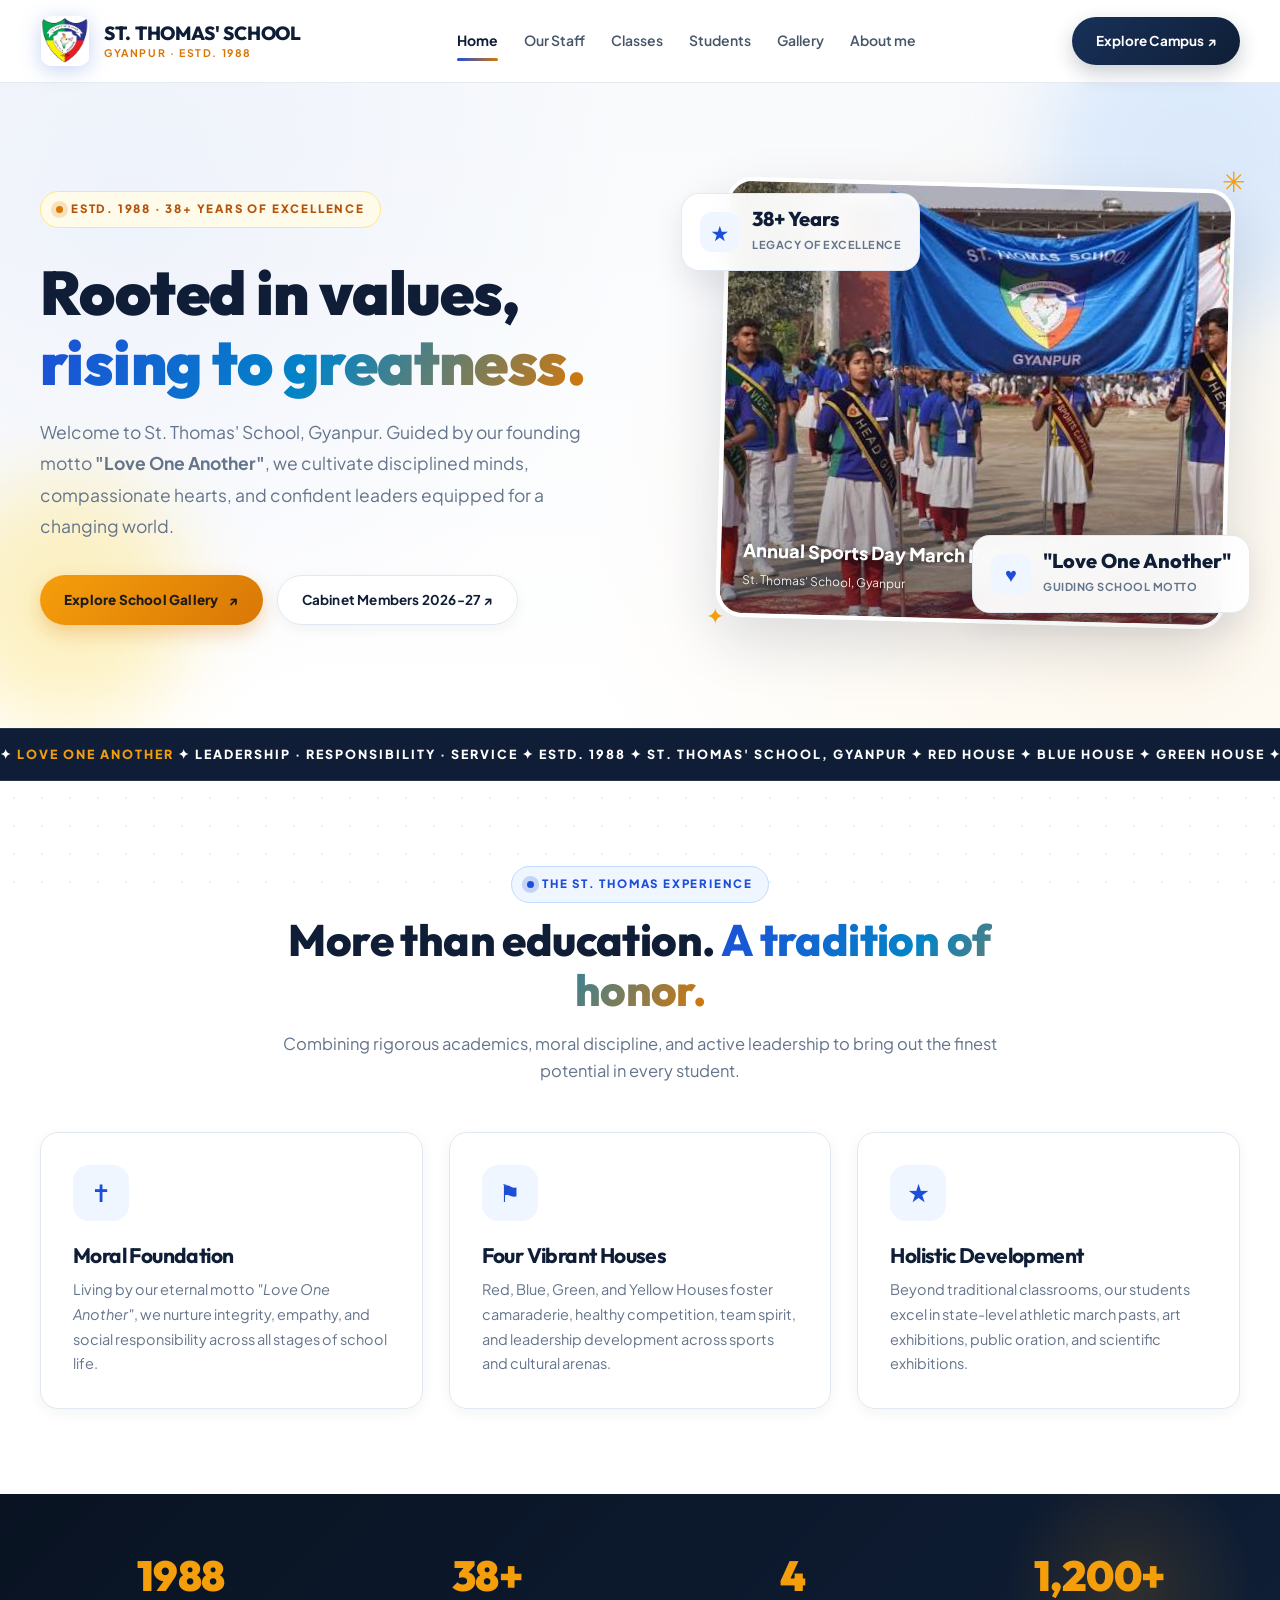
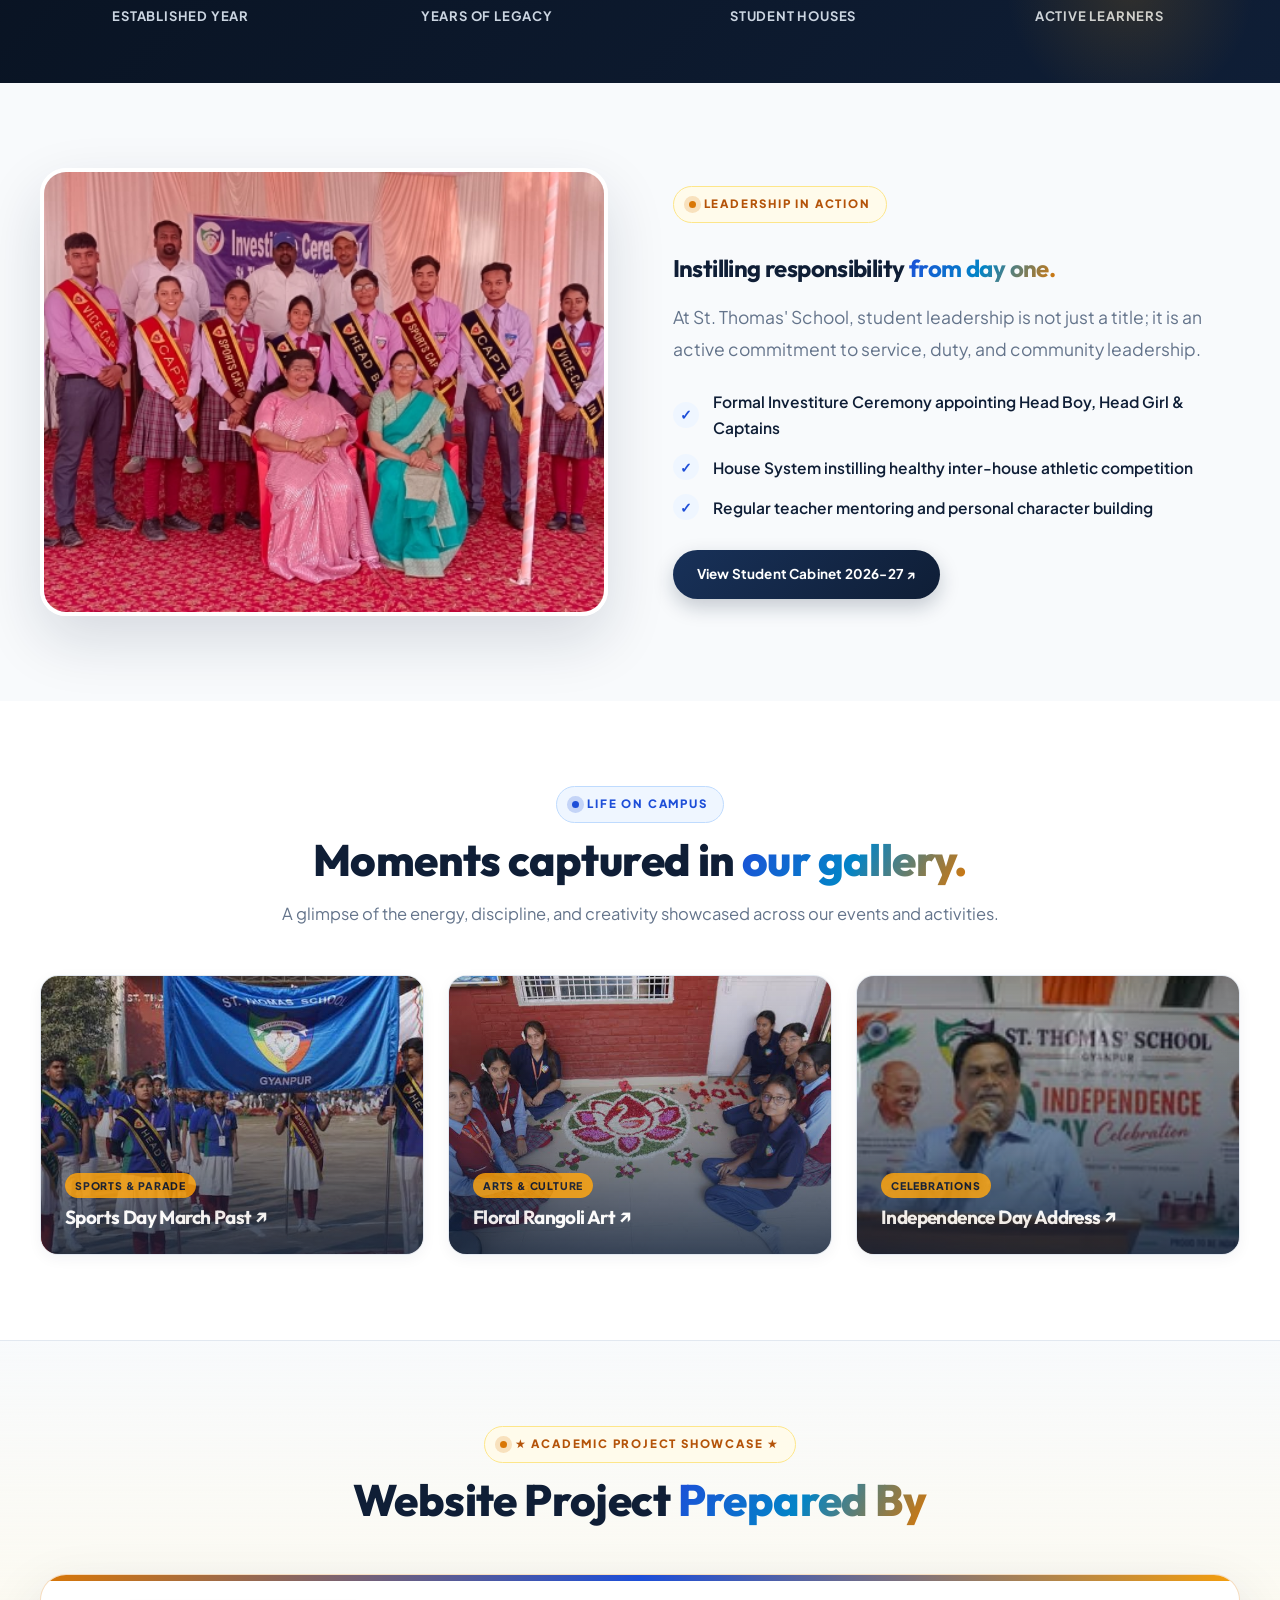
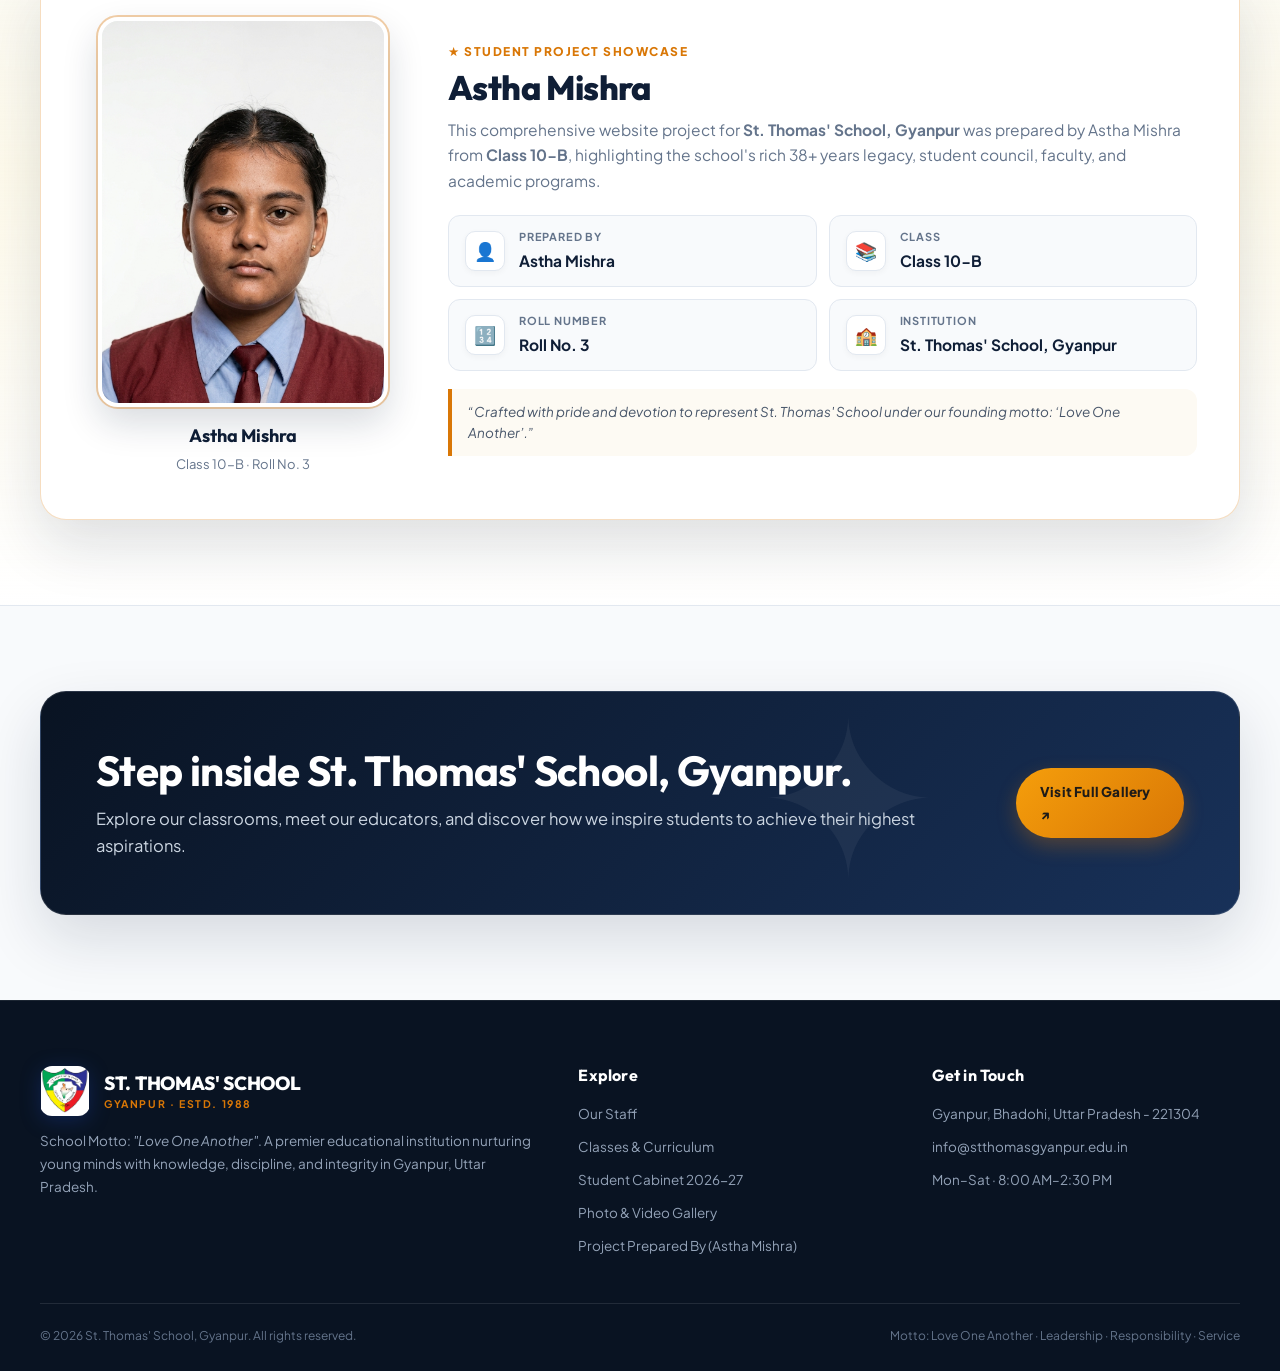
<file: index.html>
<!DOCTYPE html>
<html lang="en">

<head>
  <meta charset="UTF-8">
  <meta name="viewport" content="width=device-width, initial-scale=1.0">
  <meta name="description"
    content="St. Thomas' School, Gyanpur (Estd. 1988) - Love One Another. Nurturing future leaders through academic excellence, character building, and holistic education.">
  <title>Home | St. Thomas' School, Gyanpur</title>
  <link rel="preconnect" href="https://fonts.googleapis.com">
  <link rel="preconnect" href="https://fonts.gstatic.com" crossorigin>
  <link rel="icon" type="image/png" href="assets/logo.png">
  <link rel="stylesheet" href="css/style.css">
  <style>
    /* Internal CSS animation example required for school assignment */
    .hero h1 {
      animation: heroTitle 0.95s 0.15s cubic-bezier(0.16, 1, 0.3, 1) both;
    }

    @keyframes heroTitle {
      from {
        opacity: 0;
        transform: translateY(34px);
        filter: blur(6px);
      }

      to {
        opacity: 1;
        transform: translateY(0);
        filter: blur(0);
      }
    }

    .hero .lead {
      animation: fadeIn 1.1s 0.35s both;
    }
  </style>
</head>

<body>

  <header class="site-header">
    <div class="container nav-wrap">
      <a class="brand" href="index.html">
        <img src="assets/logo.png" alt="St. Thomas' School Logo" class="brand-logo-img">
        <div class="brand-title-wrap">
          <span class="brand-title">ST. THOMAS' SCHOOL</span>
          <span class="brand-subtitle">GYANPUR · ESTD. 1988</span>
        </div>
      </a>
      <button class="menu-toggle" aria-label="Open navigation"
        onclick="document.querySelector('.nav-links').classList.toggle('open')">☰</button>
      <nav class="nav-links">
        <a class="active" href="index.html">Home</a>
        <a href="staff.html">Our Staff</a>
        <a href="classes.html">Classes</a>
        <a href="students.html">Students</a>
        <a href="gallery.html">Gallery</a>
        <a href="#prepared-by">About me</a>
      </nav>
      <a class="nav-cta" href="gallery.html">Explore Campus ↗</a>
    </div>
  </header>

  <main>
    <!-- Hero Section -->
    <section class="hero">
      <div class="blob b1"></div>
      <div class="blob b2"></div>
      <div class="container hero-grid">
        <div class="reveal">
          <span class="eyebrow gold-pill">ESTD. 1988 · 38+ YEARS OF EXCELLENCE</span>
          <h1>Rooted in values, <span class="gradient-text">rising to greatness.</span></h1>
          <p class="lead">Welcome to St. Thomas' School, Gyanpur. Guided by our founding motto <strong>"Love One
              Another"</strong>, we cultivate disciplined minds, compassionate hearts, and confident leaders equipped
            for a changing world.</p>
          <div class="hero-actions">
            <a class="button gold" href="gallery.html">Explore School Gallery <span>↗</span></a>
            <a class="button secondary" href="students.html">Cabinet Members 2026-27 ↗</a>
          </div>
        </div>
        <div class="hero-visual">
          <div class="hero-photo-wrap">
            <img src="assets/images (1).jpg" alt="Students of St. Thomas School marching with school flag">
            <div class="hero-badge-overlay">
              <strong>Annual Sports Day March Past</strong>
              <span>St. Thomas' School, Gyanpur</span>
            </div>
          </div>
          <div class="float-card one">
            <div class="icon-chip">★</div>
            <div>
              <strong>38+ Years</strong>
              <span>Legacy of Excellence</span>
            </div>
          </div>
          <div class="float-card two">
            <div class="icon-chip">♥</div>
            <div>
              <strong>"Love One Another"</strong>
              <span>Guiding School Motto</span>
            </div>
          </div>
          <span class="spark s1">✳</span>
          <span class="spark s2">✦</span>
        </div>
      </div>
    </section>

    <!-- Marquee Ticker -->
    <div class="marquee">
      <div class="marquee-track">
        ✦ <span class="marquee-highlight">LOVE ONE ANOTHER</span> ✦ LEADERSHIP · RESPONSIBILITY · SERVICE ✦ ESTD. 1988 ✦
        ST. THOMAS' SCHOOL, GYANPUR ✦ RED HOUSE ✦ BLUE HOUSE ✦ GREEN HOUSE ✦ YELLOW HOUSE ✦ ✦ <span
          class="marquee-highlight">LOVE ONE ANOTHER</span> ✦ LEADERSHIP · RESPONSIBILITY · SERVICE ✦ ESTD. 1988 ✦ ST.
        THOMAS' SCHOOL, GYANPUR ✦ RED HOUSE ✦ BLUE HOUSE ✦ GREEN HOUSE ✦ YELLOW HOUSE ✦
      </div>
    </div>

    <!-- Core Pillars -->
    <section class="section">
      <div class="container">
        <div class="section-head">
          <span class="eyebrow">The St. Thomas Experience</span>
          <h2>More than education. <span class="gradient-text">A tradition of honor.</span></h2>
          <p>Combining rigorous academics, moral discipline, and active leadership to bring out the finest potential in
            every student.</p>
        </div>
        <div class="grid-3">
          <article class="feature-card delay-1">
            <div class="feature-icon">✝</div>
            <h3>Moral Foundation</h3>
            <p>Living by our eternal motto <em>"Love One Another"</em>, we nurture integrity, empathy, and social
              responsibility across all stages of school life.</p>
          </article>
          <article class="feature-card delay-2">
            <div class="feature-icon">⚑</div>
            <h3>Four Vibrant Houses</h3>
            <p>Red, Blue, Green, and Yellow Houses foster camaraderie, healthy competition, team spirit, and leadership
              development across sports and cultural arenas.</p>
          </article>
          <article class="feature-card delay-3">
            <div class="feature-icon">★</div>
            <h3>Holistic Development</h3>
            <p>Beyond traditional classrooms, our students excel in state-level athletic march pasts, art exhibitions,
              public oration, and scientific exhibitions.</p>
          </article>
        </div>
      </div>
    </section>

    <!-- Key Statistics Band -->
    <section class="stats-band">
      <div class="container stats-grid">
        <div class="stat">
          <strong>1988</strong>
          <span>Established Year</span>
        </div>
        <div class="stat">
          <strong>38+</strong>
          <span>Years of Legacy</span>
        </div>
        <div class="stat">
          <strong>4</strong>
          <span>Student Houses</span>
        </div>
        <div class="stat">
          <strong>1,200+</strong>
          <span>Active Learners</span>
        </div>
      </div>
    </section>

    <!-- Split Highlight Section -->
    <section class="section soft">
      <div class="container split">
        <div class="split-image">
          <img src="assets/WhatsApp_Image_2023-06-30_at_10.18.55.jpeg" alt="Investiture Ceremony at St. Thomas' School">
        </div>
        <div>
          <span class="eyebrow gold-pill">Leadership in Action</span>
          <h2>Instilling responsibility <span class="gradient-text">from day one.</span></h2>
          <p class="lead">At St. Thomas' School, student leadership is not just a title; it is an active commitment to
            service, duty, and community leadership.</p>
          <ul class="check-list">
            <li>Formal Investiture Ceremony appointing Head Boy, Head Girl & Captains</li>
            <li>House System instilling healthy inter-house athletic competition</li>
            <li>Regular teacher mentoring and personal character building</li>
          </ul>
          <a class="button" href="students.html">View Student Cabinet 2026-27 ↗</a>
        </div>
      </div>
    </section>

    <!-- Gallery Highlights Preview -->
    <section class="section">
      <div class="container">
        <div class="section-head">
          <span class="eyebrow">Life on Campus</span>
          <h2>Moments captured in <span class="gradient-text">our gallery.</span></h2>
          <p>A glimpse of the energy, discipline, and creativity showcased across our events and activities.</p>
        </div>
        <div class="gallery-grid">
          <a class="gallery-card" href="gallery.html">
            <img src="assets/images (1).jpg" alt="Annual Sports Day March Past">
            <div class="gallery-overlay">
              <span class="gallery-badge">Sports & Parade</span>
              <h3>Sports Day March Past ↗</h3>
            </div>
          </a>
          <a class="gallery-card" href="gallery.html">
            <img src="assets/images (3).jpg" alt="Inter-House Floral Rangoli Competition">
            <div class="gallery-overlay">
              <span class="gallery-badge">Arts & Culture</span>
              <h3>Floral Rangoli Art ↗</h3>
            </div>
          </a>
          <a class="gallery-card" href="gallery.html">
            <img src="assets/774727018_1046843444981224_6042588518703513516_n.jpg" alt="Independence Day Celebration">
            <div class="gallery-overlay">
              <span class="gallery-badge">Celebrations</span>
              <h3>Independence Day Address ↗</h3>
            </div>
          </a>
        </div>
      </div>
    </section>

    <!-- Project Prepared By Section -->
    <section class="section project-credit-section" id="prepared-by">
      <div class="container">
        <div class="section-head">
          <span class="eyebrow gold-pill">★ ACADEMIC PROJECT SHOWCASE ★</span>
          <h2>Website Project <span class="gradient-text">Prepared By</span></h2>

        </div>

        <div class="project-credit-card">
          <!-- Student Photo Column -->
          <div class="credit-photo-col">
            <div class="credit-photo-frame">
              <img src="assets/astha-mishra.webp" alt="Astha Mishra - Project Creator" class="credit-avatar">
            </div>
            <div class="credit-photo-caption">
              <strong>Astha Mishra</strong>
              <span>Class 10-B · Roll No. 3</span>
            </div>
          </div>

          <!-- Student Information Column -->
          <div class="credit-info-col">
            <div>
              <span class="credit-kicker">★ STUDENT PROJECT SHOWCASE</span>
              <h3 class="credit-title">Astha Mishra</h3>
              <p class="credit-lead">This comprehensive website project for <strong>St. Thomas' School, Gyanpur</strong>
                was prepared by Astha Mishra from <strong>Class 10-B</strong>, highlighting the school's rich 38+ years
                legacy, student council, faculty, and academic programs.</p>
            </div>

            <div class="credit-details-grid">
              <div class="credit-meta-card">
                <div class="credit-meta-icon">👤</div>
                <div>
                  <span class="meta-label">Prepared By</span>
                  <span class="meta-value">Astha Mishra</span>
                </div>
              </div>

              <div class="credit-meta-card">
                <div class="credit-meta-icon">📚</div>
                <div>
                  <span class="meta-label">Class</span>
                  <span class="meta-value">Class 10-B</span>
                </div>
              </div>

              <div class="credit-meta-card">
                <div class="credit-meta-icon">🔢</div>
                <div>
                  <span class="meta-label">Roll Number</span>
                  <span class="meta-value">Roll No. 3</span>
                </div>
              </div>

              <div class="credit-meta-card">
                <div class="credit-meta-icon">🏫</div>
                <div>
                  <span class="meta-label">Institution</span>
                  <span class="meta-value">St. Thomas' School, Gyanpur</span>
                </div>
              </div>
            </div>

            <div class="credit-quote">
              <p>“Crafted with pride and devotion to represent St. Thomas' School under our founding motto: <em>‘Love
                  One Another’</em>.”</p>
            </div>
          </div>
        </div>
      </div>
    </section>

    <!-- Call to Action Banner -->
    <section class="section soft">
      <div class="container">
        <div class="cta-panel">
          <div>
            <h2>Step inside St. Thomas' School, Gyanpur.</h2>
            <p>Explore our classrooms, meet our educators, and discover how we inspire students to achieve their highest
              aspirations.</p>
          </div>
          <a class="button gold" href="gallery.html">Visit Full Gallery ↗</a>
        </div>
      </div>
    </section>
  </main>

  <footer class="site-footer">
    <div class="container">
      <div class="footer-grid">
        <div>
          <a class="brand" href="index.html">
            <img src="assets/logo.png" alt="St. Thomas' School Logo" class="brand-logo-img">
            <div class="brand-title-wrap">
              <span class="brand-title">ST. THOMAS' SCHOOL</span>
              <span class="brand-subtitle">GYANPUR · ESTD. 1988</span>
            </div>
          </a>
          <p style="margin-top:14px">School Motto: <em>"Love One Another"</em>. A premier educational institution
            nurturing young minds with knowledge, discipline, and integrity in Gyanpur, Uttar Pradesh.</p>
        </div>
        <div>
          <h3>Explore</h3>
          <div class="footer-links">
            <a href="staff.html">Our Staff</a>
            <a href="classes.html">Classes & Curriculum</a>
            <a href="students.html">Student Cabinet 2026-27</a>
            <a href="gallery.html">Photo & Video Gallery</a>
            <a href="#prepared-by">Project Prepared By (Astha Mishra)</a>
          </div>
        </div>
        <div>
          <h3>Get in Touch</h3>
          <div class="footer-links">
            <a href="#">Gyanpur, Bhadohi, Uttar Pradesh - 221304</a>
            <a href="mailto:info@stthomasgyanpur.edu.in">info@stthomasgyanpur.edu.in</a>
            <a href="#">Mon–Sat · 8:00 AM–2:30 PM</a>
          </div>
        </div>
      </div>
      <div class="footer-bottom">
        <span>© 2026 St. Thomas' School, Gyanpur. All rights reserved.</span>
        <span>Motto: Love One Another · Leadership · Responsibility · Service</span>
      </div>
    </div>
  </footer>

</body>

</html>
</file>
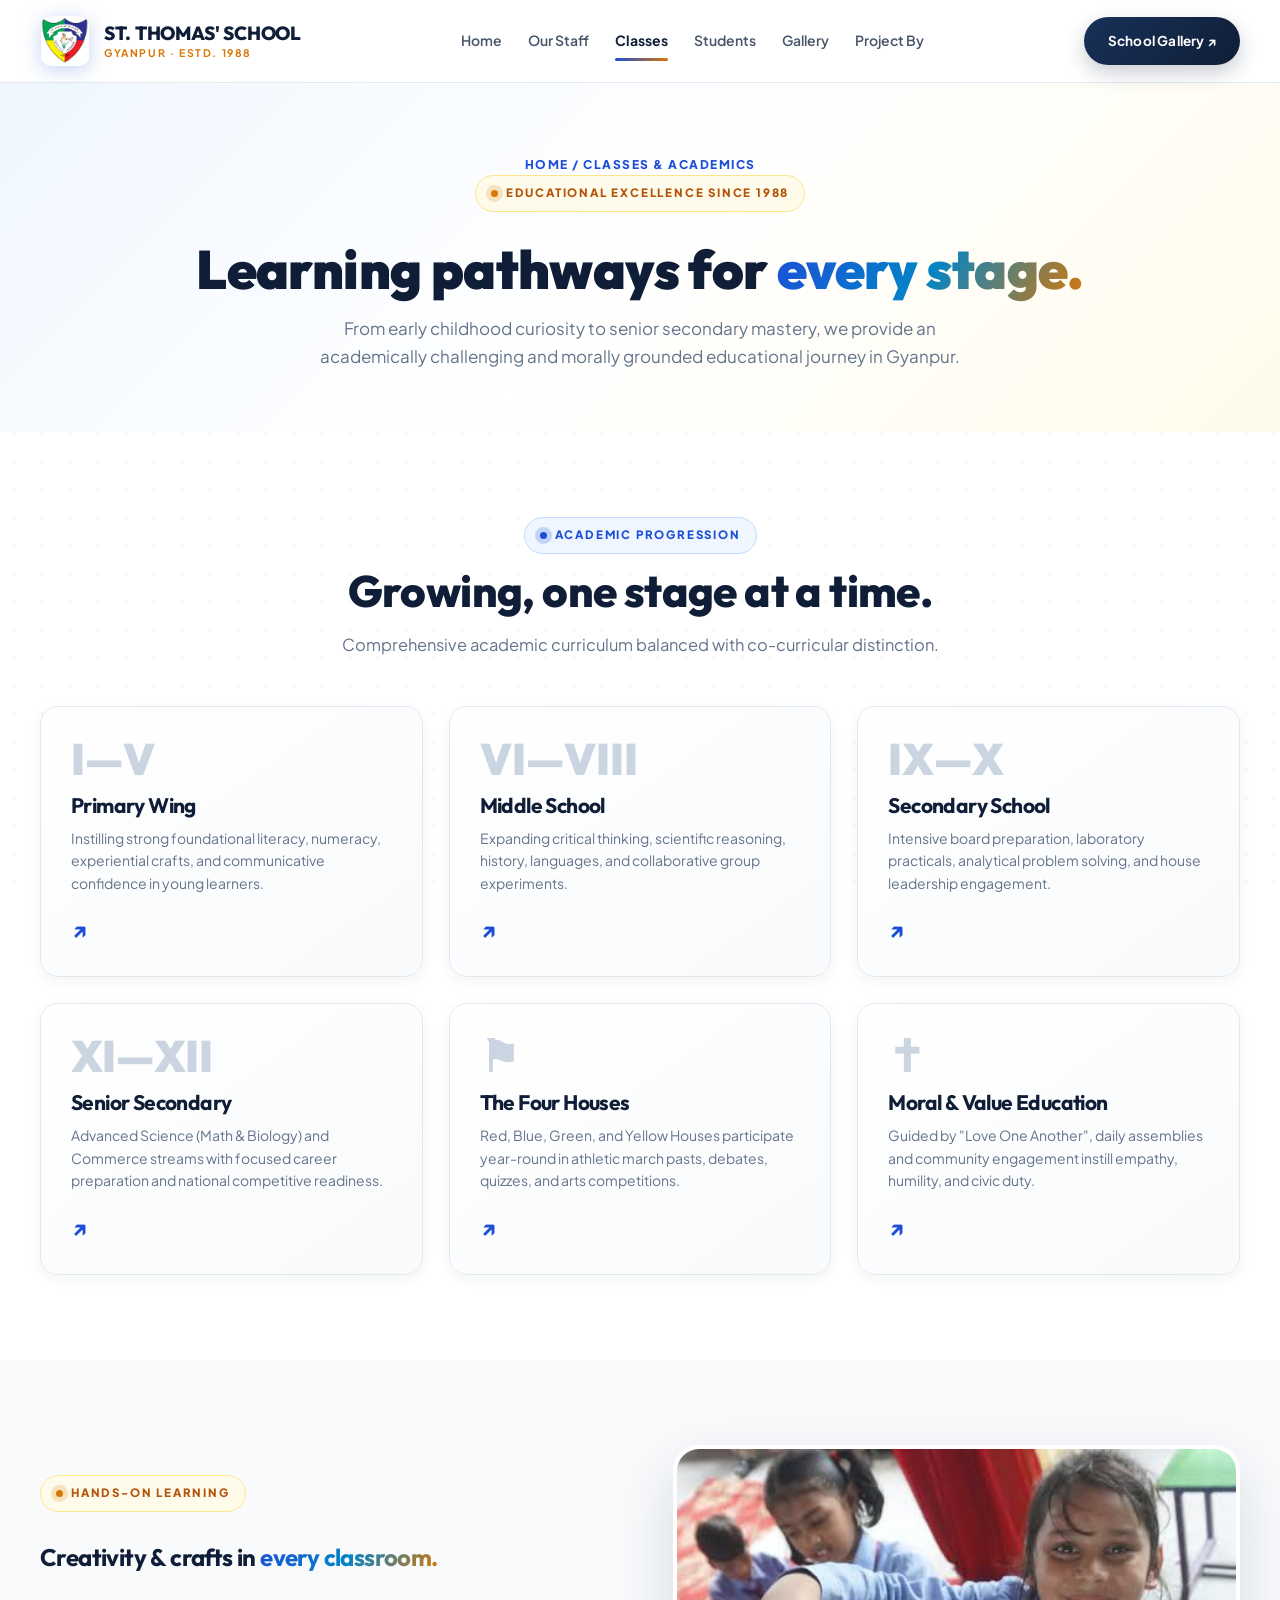
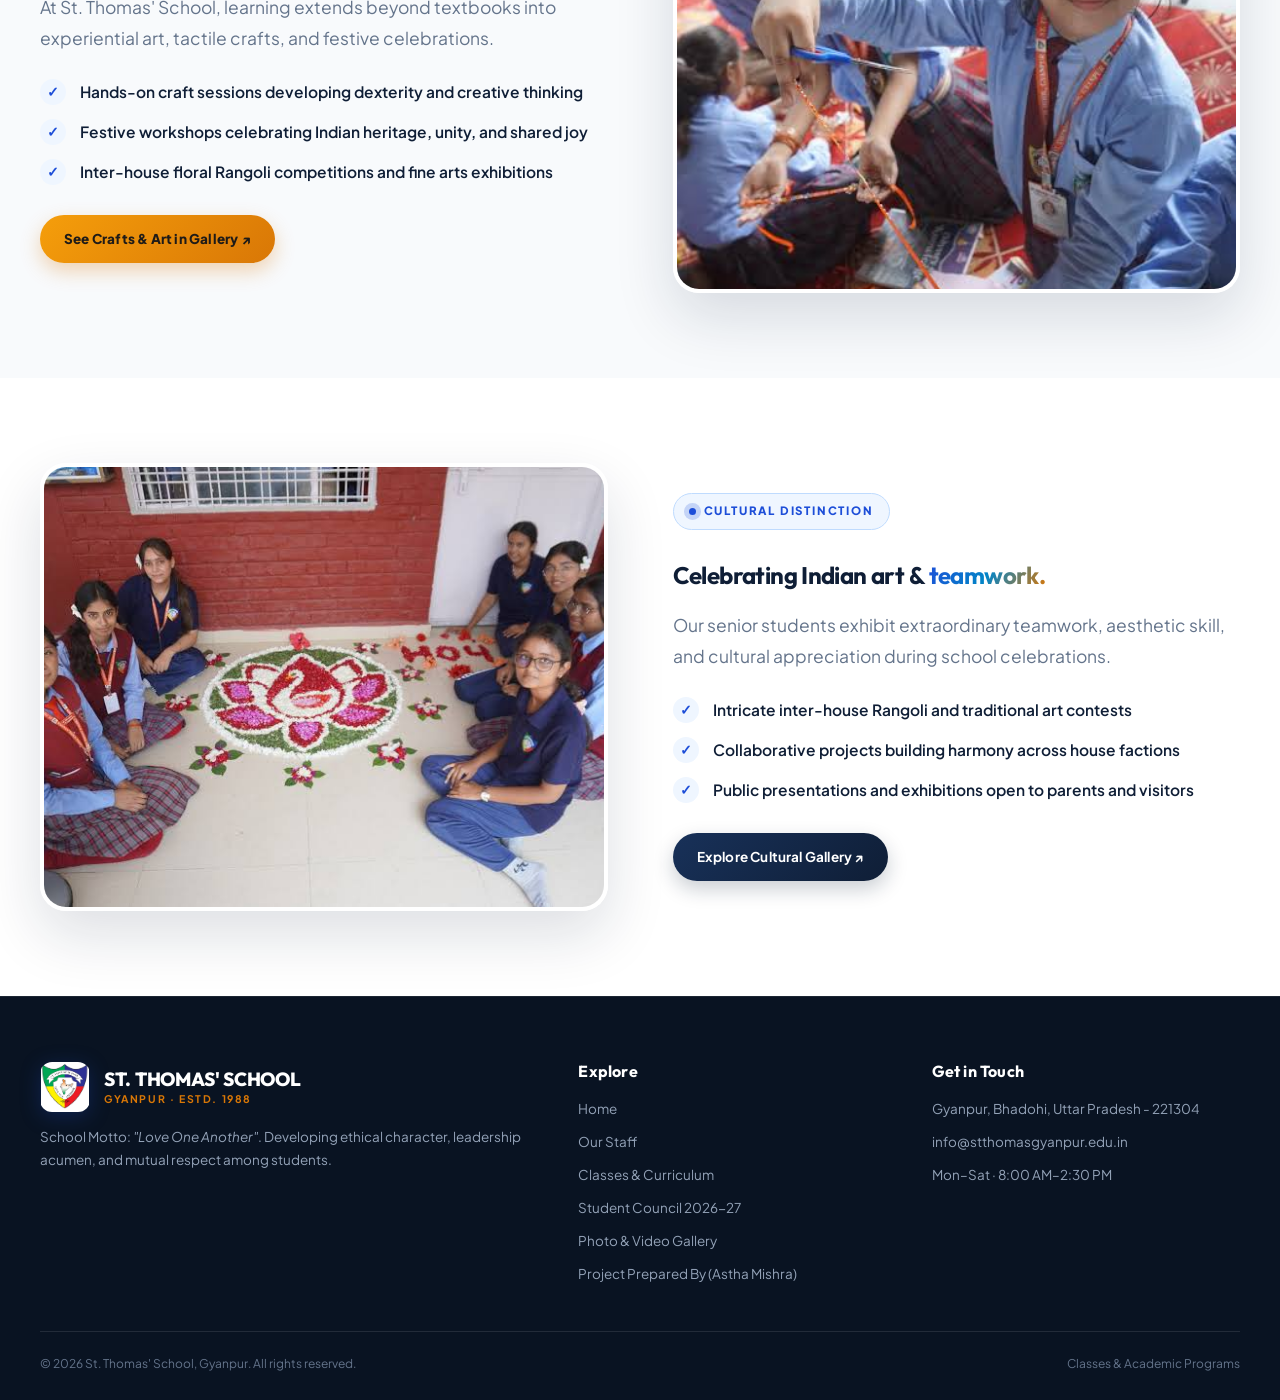
<file: classes.html>
<!DOCTYPE html>
<html lang="en">
<head>
  <meta charset="UTF-8">
  <meta name="viewport" content="width=device-width, initial-scale=1.0">
  <meta name="description" content="Academic stages and curriculum at St. Thomas' School, Gyanpur. Primary, Middle, Secondary, and Senior Secondary education.">
  <title>Classes & Academics | St. Thomas' School, Gyanpur</title>
  <link rel="preconnect" href="https://fonts.googleapis.com">
  <link rel="preconnect" href="https://fonts.gstatic.com" crossorigin>
  <link rel="icon" type="image/png" href="assets/logo.png">
  <link rel="stylesheet" href="css/style.css">
</head>
<body>

<header class="site-header">
  <div class="container nav-wrap">
    <a class="brand" href="index.html">
      <img src="assets/logo.png" alt="St. Thomas' School Logo" class="brand-logo-img">
      <div class="brand-title-wrap">
        <span class="brand-title">ST. THOMAS' SCHOOL</span>
        <span class="brand-subtitle">GYANPUR · ESTD. 1988</span>
      </div>
    </a>
    <button class="menu-toggle" aria-label="Open navigation" onclick="document.querySelector('.nav-links').classList.toggle('open')">☰</button>
    <nav class="nav-links">
      <a href="index.html">Home</a>
      <a href="staff.html">Our Staff</a>
      <a class="active" href="classes.html">Classes</a>
      <a href="students.html">Students</a>
      <a href="gallery.html">Gallery</a>
      <a href="index.html#prepared-by">Project By</a>
    </nav>
    <a class="nav-cta" href="gallery.html">School Gallery ↗</a>
  </div>
</header>

<main>
  <section class="page-hero">
    <div class="container">
      <div class="breadcrumb">HOME / CLASSES & ACADEMICS</div>
      <span class="eyebrow gold-pill">Educational Excellence Since 1988</span>
      <h1>Learning pathways for <span class="gradient-text">every stage.</span></h1>
      <p>From early childhood curiosity to senior secondary mastery, we provide an academically challenging and morally grounded educational journey in Gyanpur.</p>
    </div>
  </section>

  <!-- Educational Stages -->
  <section class="section">
    <div class="container">
      <div class="section-head">
        <span class="eyebrow">Academic Progression</span>
        <h2>Growing, one stage at a time.</h2>
        <p>Comprehensive academic curriculum balanced with co-curricular distinction.</p>
      </div>

      <div class="grid-3">
        <article class="class-card delay-1">
          <div class="number">I—V</div>
          <h3>Primary Wing</h3>
          <p>Instilling strong foundational literacy, numeracy, experiential crafts, and communicative confidence in young learners.</p>
          <span class="arrow">↗</span>
        </article>

        <article class="class-card delay-2">
          <div class="number">VI—VIII</div>
          <h3>Middle School</h3>
          <p>Expanding critical thinking, scientific reasoning, history, languages, and collaborative group experiments.</p>
          <span class="arrow">↗</span>
        </article>

        <article class="class-card delay-3">
          <div class="number">IX—X</div>
          <h3>Secondary School</h3>
          <p>Intensive board preparation, laboratory practicals, analytical problem solving, and house leadership engagement.</p>
          <span class="arrow">↗</span>
        </article>

        <article class="class-card delay-1">
          <div class="number">XI—XII</div>
          <h3>Senior Secondary</h3>
          <p>Advanced Science (Math & Biology) and Commerce streams with focused career preparation and national competitive readiness.</p>
          <span class="arrow">↗</span>
        </article>

        <article class="class-card delay-2">
          <div class="number">⚑</div>
          <h3>The Four Houses</h3>
          <p>Red, Blue, Green, and Yellow Houses participate year-round in athletic march pasts, debates, quizzes, and arts competitions.</p>
          <span class="arrow">↗</span>
        </article>

        <article class="class-card delay-3">
          <div class="number">✝</div>
          <h3>Moral & Value Education</h3>
          <p>Guided by "Love One Another", daily assemblies and community engagement instill empathy, humility, and civic duty.</p>
          <span class="arrow">↗</span>
        </article>
      </div>
    </div>
  </section>

  <!-- Co-Curricular & Creative Split Section -->
  <section class="section soft">
    <div class="container split">
      <div>
        <span class="eyebrow gold-pill">Hands-on Learning</span>
        <h2>Creativity & crafts in <span class="gradient-text">every classroom.</span></h2>
        <p class="lead">At St. Thomas' School, learning extends beyond textbooks into experiential art, tactile crafts, and festive celebrations.</p>
        <ul class="check-list">
          <li>Hands-on craft sessions developing dexterity and creative thinking</li>
          <li>Festive workshops celebrating Indian heritage, unity, and shared joy</li>
          <li>Inter-house floral Rangoli competitions and fine arts exhibitions</li>
        </ul>
        <a class="button gold" href="gallery.html">See Crafts & Art in Gallery ↗</a>
      </div>
      <div class="split-image">
        <img src="assets/images (4).jpg" alt="Primary student participating in craft making at St. Thomas' School">
      </div>
    </div>
  </section>

  <!-- Senior Cultural Activity Split Section -->
  <section class="section">
    <div class="container split">
      <div class="split-image">
        <img src="assets/images (3).jpg" alt="Senior students creating swan-lotus Rangoli at St. Thomas' School">
      </div>
      <div>
        <span class="eyebrow">Cultural Distinction</span>
        <h2>Celebrating Indian art & <span class="gradient-text">teamwork.</span></h2>
        <p class="lead">Our senior students exhibit extraordinary teamwork, aesthetic skill, and cultural appreciation during school celebrations.</p>
        <ul class="check-list">
          <li>Intricate inter-house Rangoli and traditional art contests</li>
          <li>Collaborative projects building harmony across house factions</li>
          <li>Public presentations and exhibitions open to parents and visitors</li>
        </ul>
        <a class="button" href="gallery.html">Explore Cultural Gallery ↗</a>
      </div>
    </div>
  </section>
</main>

<footer class="site-footer">
  <div class="container">
    <div class="footer-grid">
      <div>
        <a class="brand" href="index.html">
          <img src="assets/logo.png" alt="St. Thomas' School Logo" class="brand-logo-img">
          <div class="brand-title-wrap">
            <span class="brand-title">ST. THOMAS' SCHOOL</span>
            <span class="brand-subtitle">GYANPUR · ESTD. 1988</span>
          </div>
        </a>
        <p style="margin-top:14px">School Motto: <em>"Love One Another"</em>. Developing ethical character, leadership acumen, and mutual respect among students.</p>
      </div>
      <div>
        <h3>Explore</h3>
        <div class="footer-links">
          <a href="index.html">Home</a>
          <a href="staff.html">Our Staff</a>
          <a href="classes.html">Classes & Curriculum</a>
          <a href="students.html">Student Council 2026-27</a>
          <a href="gallery.html">Photo & Video Gallery</a>
          <a href="index.html#prepared-by">Project Prepared By (Astha Mishra)</a>
        </div>
      </div>
      <div>
        <h3>Get in Touch</h3>
        <div class="footer-links">
          <a href="#">Gyanpur, Bhadohi, Uttar Pradesh - 221304</a>
          <a href="mailto:info@stthomasgyanpur.edu.in">info@stthomasgyanpur.edu.in</a>
          <a href="#">Mon–Sat · 8:00 AM–2:30 PM</a>
        </div>
      </div>
    </div>
    <div class="footer-bottom">
      <span>© 2026 St. Thomas' School, Gyanpur. All rights reserved.</span>
      <span>Classes & Academic Programs</span>
    </div>
  </div>
</footer>

</body>
</html>
</file>
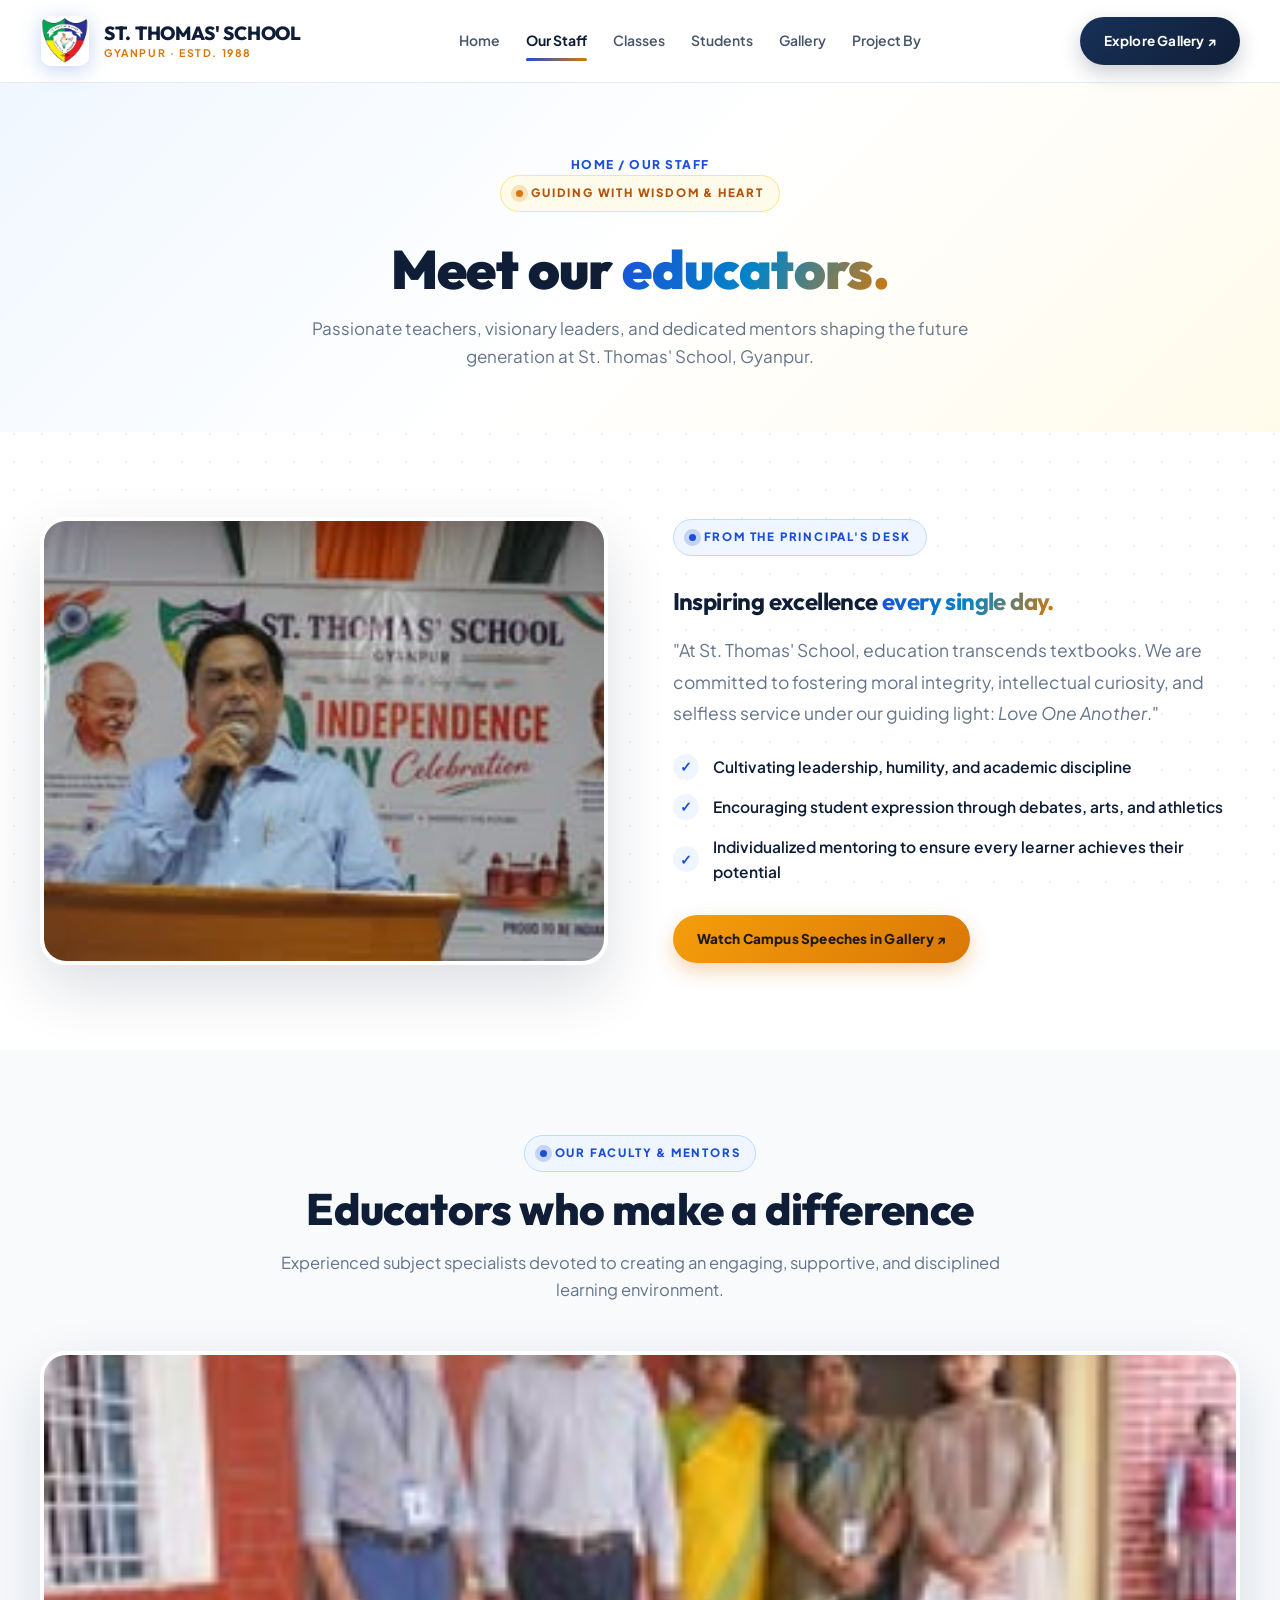
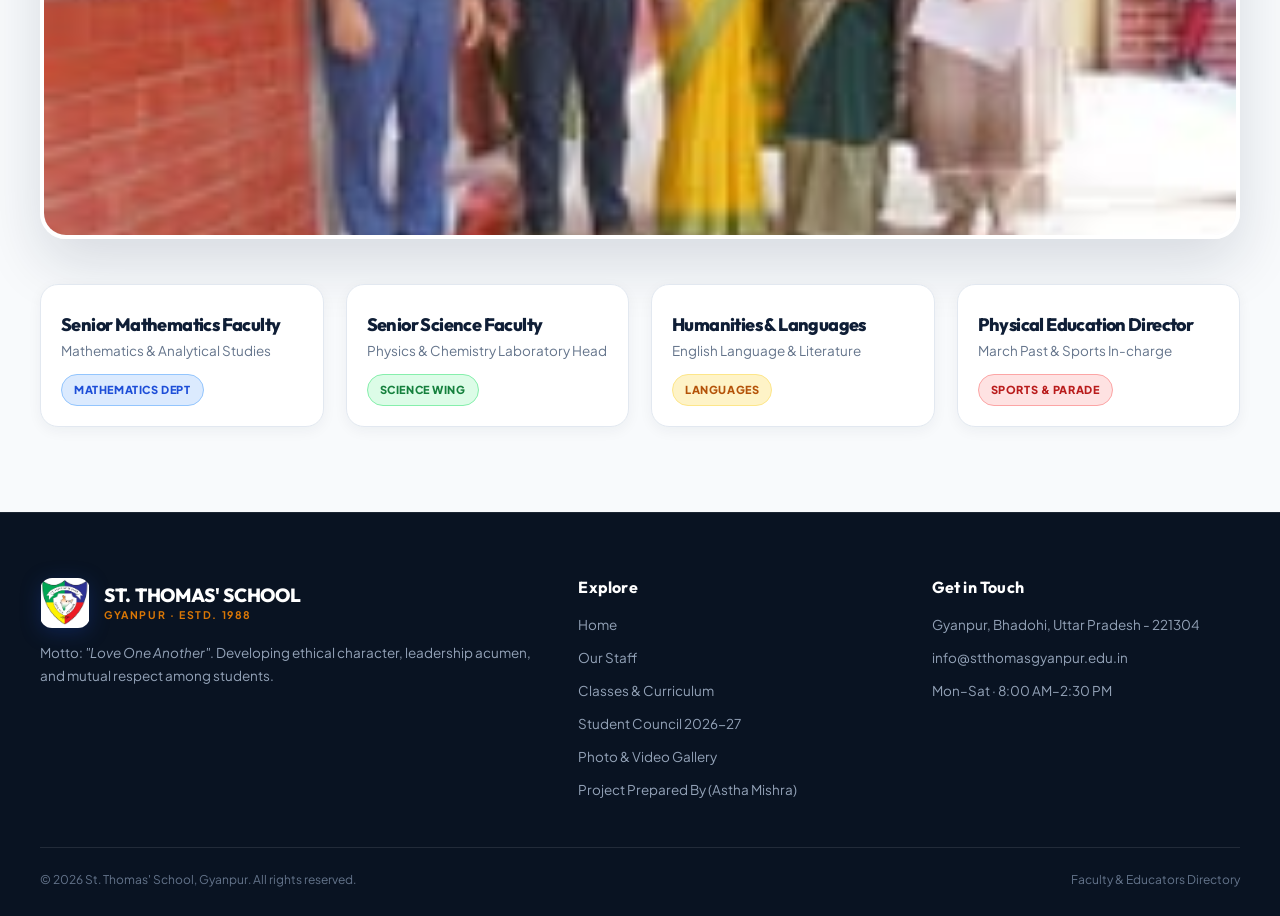
<file: staff.html>
<!DOCTYPE html>
<html lang="en">

<head>
  <meta charset="UTF-8">
  <meta name="viewport" content="width=device-width, initial-scale=1.0">
  <meta name="description"
    content="Meet the leadership, teachers, and educators of St. Thomas' School, Gyanpur. Dedicated to academic brilliance and moral character.">
  <title>Our Staff & Faculty | St. Thomas' School, Gyanpur</title>
  <link rel="preconnect" href="https://fonts.googleapis.com">
  <link rel="preconnect" href="https://fonts.gstatic.com" crossorigin>
  <link rel="icon" type="image/png" href="assets/logo.png">
  <link rel="stylesheet" href="css/style.css">
</head>

<body>

  <header class="site-header">
    <div class="container nav-wrap">
      <a class="brand" href="index.html">
        <img src="assets/logo.png" alt="St. Thomas' School Logo" class="brand-logo-img">
        <div class="brand-title-wrap">
          <span class="brand-title">ST. THOMAS' SCHOOL</span>
          <span class="brand-subtitle">GYANPUR · ESTD. 1988</span>
        </div>
      </a>
      <button class="menu-toggle" aria-label="Open navigation"
        onclick="document.querySelector('.nav-links').classList.toggle('open')">☰</button>
      <nav class="nav-links">
        <a href="index.html">Home</a>
        <a class="active" href="staff.html">Our Staff</a>
        <a href="classes.html">Classes</a>
        <a href="students.html">Students</a>
        <a href="gallery.html">Gallery</a>
        <a href="index.html#prepared-by">Project By</a>
      </nav>
      <a class="nav-cta" href="gallery.html">Explore Gallery ↗</a>
    </div>
  </header>

  <main>
    <section class="page-hero">
      <div class="container">
        <div class="breadcrumb">HOME / OUR STAFF</div>
        <span class="eyebrow gold-pill">Guiding with Wisdom & Heart</span>
        <h1>Meet our <span class="gradient-text">educators.</span></h1>
        <p>Passionate teachers, visionary leaders, and dedicated mentors shaping the future generation at St. Thomas'
          School, Gyanpur.</p>
      </div>
    </section>

    <!-- Principal's Desk Section -->
    <section class="section">
      <div class="container split">
        <div class="split-image">
          <img src="assets/774727018_1046843444981224_6042588518703513516_n.jpg"
            alt="Principal addressing students at St. Thomas' School">
        </div>
        <div>
          <span class="eyebrow">From the Principal's Desk</span>
          <h2>Inspiring excellence <span class="gradient-text">every single day.</span></h2>
          <p class="lead">"At St. Thomas' School, education transcends textbooks. We are committed to fostering moral
            integrity, intellectual curiosity, and selfless service under our guiding light: <em>Love One Another</em>."
          </p>
          <ul class="check-list">
            <li>Cultivating leadership, humility, and academic discipline</li>
            <li>Encouraging student expression through debates, arts, and athletics</li>
            <li>Individualized mentoring to ensure every learner achieves their potential</li>
          </ul>
          <a class="button gold" href="gallery.html">Watch Campus Speeches in Gallery ↗</a>
        </div>
      </div>
    </section>

    <!-- Faculty Feature Banner -->
    <section class="section soft">
      <div class="container">
        <div class="section-head">
          <span class="eyebrow">Our Faculty & Mentors</span>
          <h2>Educators who make a difference</h2>
          <p>Experienced subject specialists devoted to creating an engaging, supportive, and disciplined learning
            environment.</p>
        </div>

        <div style="margin-bottom: 45px;" class="split-image">
          <img src="assets/839874103_1095808553418046_1845739914169268052_n.jpg"
            alt="Faculty of St. Thomas School Gyanpur" style="height: 480px;">
        </div>

        <div class="grid-4">
          <article class="person-card delay-1">
            <div class="person-info">
              <h3>Senior Mathematics Faculty</h3>
              <p>Mathematics & Analytical Studies</p>
              <span class="tag blue-house">MATHEMATICS DEPT</span>
            </div>
          </article>
          <article class="person-card delay-2">
            <div class="person-info">
              <h3>Senior Science Faculty</h3>
              <p>Physics & Chemistry Laboratory Head</p>
              <span class="tag green-house">SCIENCE WING</span>
            </div>
          </article>
          <article class="person-card delay-3">
            <div class="person-info">
              <h3>Humanities & Languages</h3>
              <p>English Language & Literature</p>
              <span class="tag yellow-house">LANGUAGES</span>
            </div>
          </article>
          <article class="person-card delay-4">
            <div class="person-info">
              <h3>Physical Education Director</h3>
              <p>March Past & Sports In-charge</p>
              <span class="tag red-house">SPORTS & PARADE</span>
            </div>
          </article>
        </div>
      </div>
    </section>
  </main>

  <footer class="site-footer">
    <div class="container">
      <div class="footer-grid">
        <div>
          <a class="brand" href="index.html">
            <img src="assets/logo.png" alt="St. Thomas' School Logo" class="brand-logo-img">
            <div class="brand-title-wrap">
              <span class="brand-title">ST. THOMAS' SCHOOL</span>
              <span class="brand-subtitle">GYANPUR · ESTD. 1988</span>
            </div>
          </a>
          <p style="margin-top:14px">Motto: <em>"Love One Another"</em>. Developing ethical character, leadership
            acumen, and mutual respect among students.</p>
        </div>
        <div>
          <h3>Explore</h3>
          <div class="footer-links">
            <a href="index.html">Home</a>
            <a href="staff.html">Our Staff</a>
            <a href="classes.html">Classes & Curriculum</a>
            <a href="students.html">Student Council 2026-27</a>
            <a href="gallery.html">Photo & Video Gallery</a>
            <a href="index.html#prepared-by">Project Prepared By (Astha Mishra)</a>
          </div>
        </div>
        <div>
          <h3>Get in Touch</h3>
          <div class="footer-links">
            <a href="#">Gyanpur, Bhadohi, Uttar Pradesh - 221304</a>
            <a href="mailto:info@stthomasgyanpur.edu.in">info@stthomasgyanpur.edu.in</a>
            <a href="#">Mon–Sat · 8:00 AM–2:30 PM</a>
          </div>
        </div>
      </div>
      <div class="footer-bottom">
        <span>© 2026 St. Thomas' School, Gyanpur. All rights reserved.</span>
        <span>Faculty & Educators Directory</span>
      </div>
    </div>
  </footer>

</body>

</html>
</file>
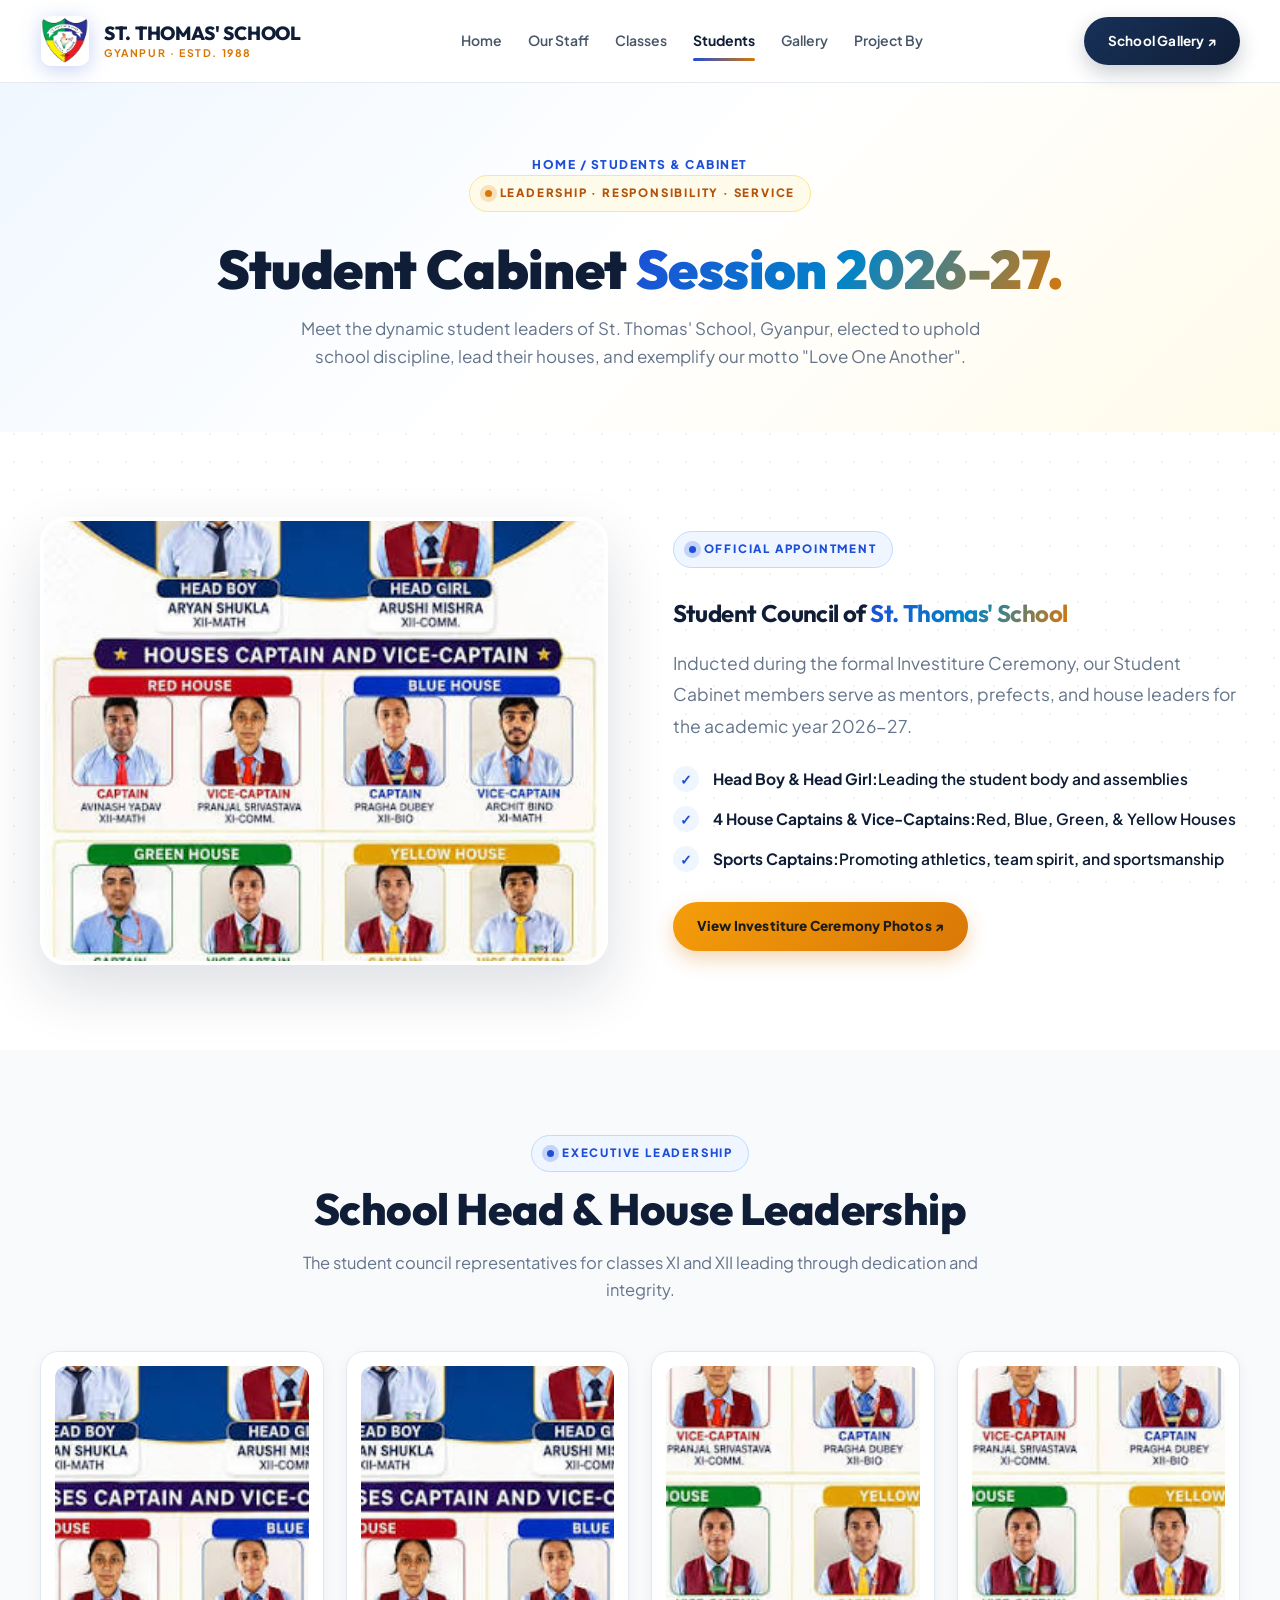
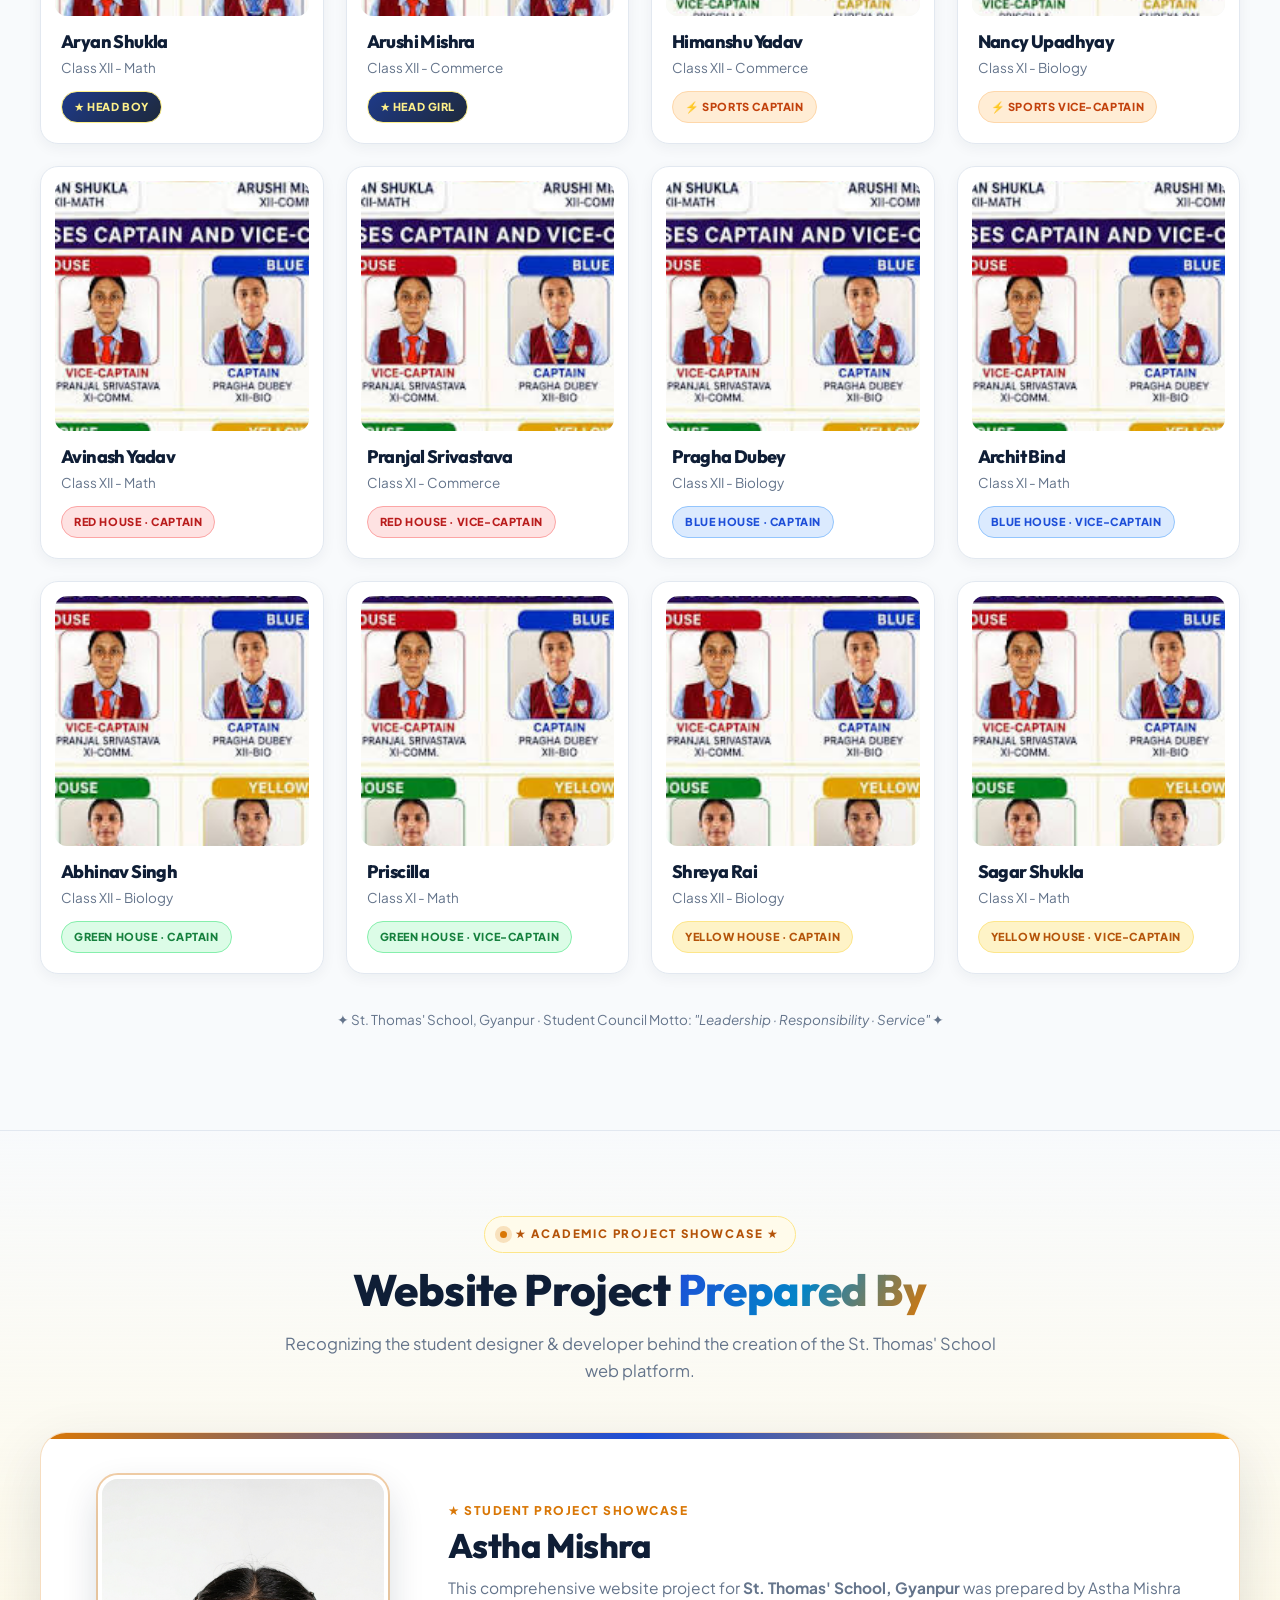
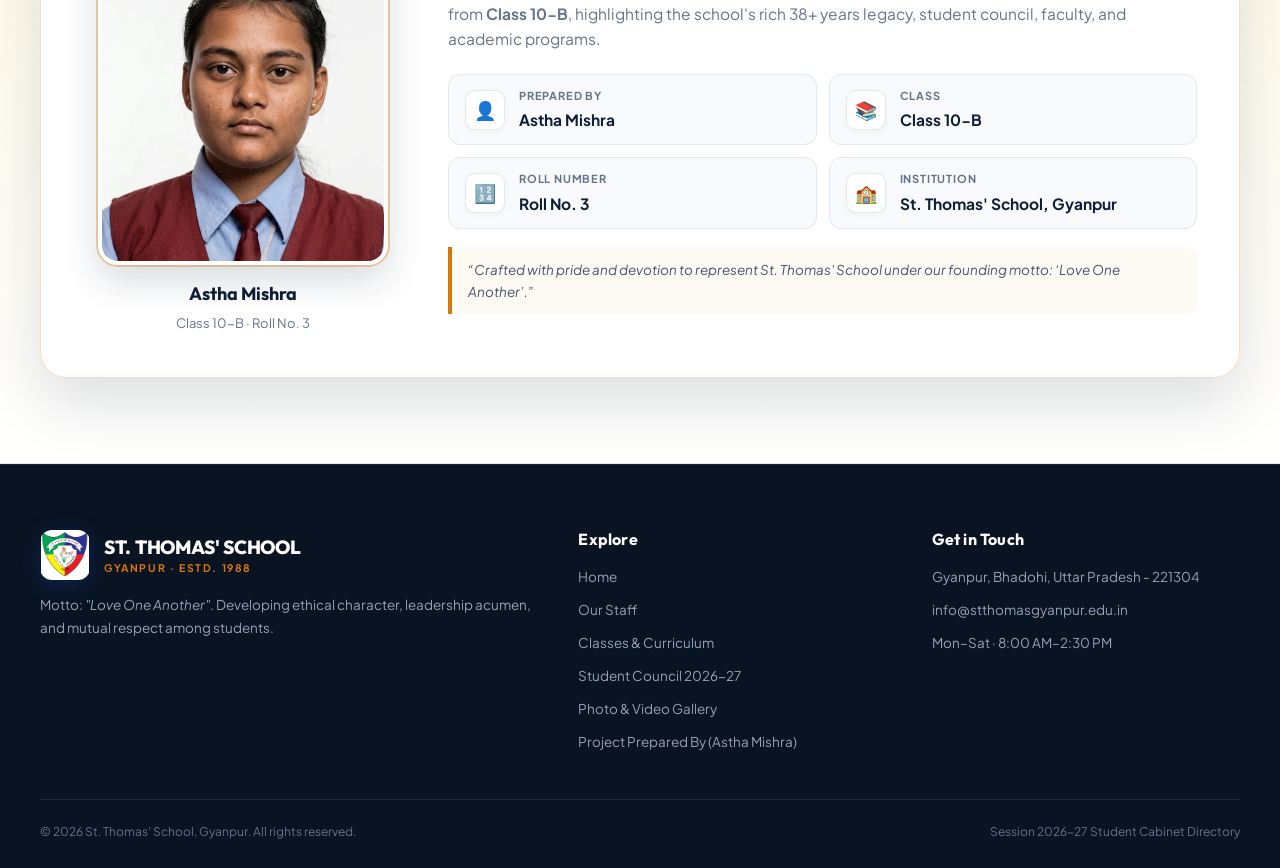
<file: students.html>
<!DOCTYPE html>
<html lang="en">
<head>
  <meta charset="UTF-8">
  <meta name="viewport" content="width=device-width, initial-scale=1.0">
  <meta name="description" content="St. Thomas' School, Gyanpur - Student Cabinet & Council Members for Session 2026-27. Leadership, Responsibility, Service.">
  <title>Students & Cabinet | St. Thomas' School, Gyanpur</title>
  <link rel="preconnect" href="https://fonts.googleapis.com">
  <link rel="preconnect" href="https://fonts.gstatic.com" crossorigin>
  <link rel="icon" type="image/png" href="assets/logo.png">
  <link rel="stylesheet" href="css/style.css">
</head>
<body>

<header class="site-header">
  <div class="container nav-wrap">
    <a class="brand" href="index.html">
      <img src="assets/logo.png" alt="St. Thomas' School Logo" class="brand-logo-img">
      <div class="brand-title-wrap">
        <span class="brand-title">ST. THOMAS' SCHOOL</span>
        <span class="brand-subtitle">GYANPUR · ESTD. 1988</span>
      </div>
    </a>
    <button class="menu-toggle" aria-label="Open navigation" onclick="document.querySelector('.nav-links').classList.toggle('open')">☰</button>
    <nav class="nav-links">
      <a href="index.html">Home</a>
      <a href="staff.html">Our Staff</a>
      <a href="classes.html">Classes</a>
      <a class="active" href="students.html">Students</a>
      <a href="gallery.html">Gallery</a>
      <a href="#prepared-by">Project By</a>
    </nav>
    <a class="nav-cta" href="gallery.html">School Gallery ↗</a>
  </div>
</header>

<main>
  <section class="page-hero">
    <div class="container">
      <div class="breadcrumb">HOME / STUDENTS & CABINET</div>
      <span class="eyebrow gold-pill">Leadership · Responsibility · Service</span>
      <h1>Student Cabinet <span class="gradient-text">Session 2026-27.</span></h1>
      <p>Meet the dynamic student leaders of St. Thomas' School, Gyanpur, elected to uphold school discipline, lead their houses, and exemplify our motto "Love One Another".</p>
    </div>
  </section>

  <!-- Official Cabinet Feature Banner -->
  <section class="section">
    <div class="container split">
      <div class="split-image">
        <img src="assets/images (2).jpg" alt="Official Cabinet Members Session 2026-27 Poster">
      </div>
      <div>
        <span class="eyebrow">Official Appointment</span>
        <h2>Student Council of <span class="gradient-text">St. Thomas' School</span></h2>
        <p class="lead">Inducted during the formal Investiture Ceremony, our Student Cabinet members serve as mentors, prefects, and house leaders for the academic year 2026-27.</p>
        <ul class="check-list">
          <li><strong>Head Boy & Head Girl:</strong> Leading the student body and assemblies</li>
          <li><strong>4 House Captains & Vice-Captains:</strong> Red, Blue, Green, & Yellow Houses</li>
          <li><strong>Sports Captains:</strong> Promoting athletics, team spirit, and sportsmanship</li>
        </ul>
        <a class="button gold" href="gallery.html">View Investiture Ceremony Photos ↗</a>
      </div>
    </div>
  </section>

  <!-- Cabinet Directory Grid -->
  <section class="section soft">
    <div class="container">
      <div class="section-head">
        <span class="eyebrow">Executive Leadership</span>
        <h2>School Head & House Leadership</h2>
        <p>The student council representatives for classes XI and XII leading through dedication and integrity.</p>
      </div>

      <div class="grid-4">
        <!-- Head Boy -->
        <article class="student-card delay-1">
          <div class="card-img-wrap">
            <img src="assets/images (2).jpg" style="object-position: 25% 18%; transform: scale(2.2);" alt="Aryan Shukla - Head Boy">
          </div>
          <div class="student-info">
            <h3>Aryan Shukla</h3>
            <p>Class XII - Math</p>
            <span class="tag head-cabinet">★ HEAD BOY</span>
          </div>
        </article>

        <!-- Head Girl -->
        <article class="student-card delay-2">
          <div class="card-img-wrap">
            <img src="assets/images (2).jpg" style="object-position: 72% 18%; transform: scale(2.2);" alt="Arushi Mishra - Head Girl">
          </div>
          <div class="student-info">
            <h3>Arushi Mishra</h3>
            <p>Class XII - Commerce</p>
            <span class="tag head-cabinet">★ HEAD GIRL</span>
          </div>
        </article>

        <!-- Sports Captain -->
        <article class="student-card delay-3">
          <div class="card-img-wrap">
            <img src="assets/images (2).jpg" style="object-position: 33% 88%; transform: scale(2.2);" alt="Himanshu Yadav - Sports Captain">
          </div>
          <div class="student-info">
            <h3>Himanshu Yadav</h3>
            <p>Class XII - Commerce</p>
            <span class="tag sports">⚡ SPORTS CAPTAIN</span>
          </div>
        </article>

        <!-- Sports Vice-Captain -->
        <article class="student-card delay-4">
          <div class="card-img-wrap">
            <img src="assets/images (2).jpg" style="object-position: 63% 88%; transform: scale(2.2);" alt="Nancy Upadhyay - Sports Vice-Captain">
          </div>
          <div class="student-info">
            <h3>Nancy Upadhyay</h3>
            <p>Class XI - Biology</p>
            <span class="tag sports">⚡ SPORTS VICE-CAPTAIN</span>
          </div>
        </article>

        <!-- Red House Captain -->
        <article class="student-card">
          <div class="card-img-wrap">
            <img src="assets/images (2).jpg" style="object-position: 14% 45%; transform: scale(2.2);" alt="Avinash Yadav - Red House Captain">
          </div>
          <div class="student-info">
            <h3>Avinash Yadav</h3>
            <p>Class XII - Math</p>
            <span class="tag red-house">RED HOUSE · CAPTAIN</span>
          </div>
        </article>

        <!-- Red House Vice-Captain -->
        <article class="student-card">
          <div class="card-img-wrap">
            <img src="assets/images (2).jpg" style="object-position: 36% 45%; transform: scale(2.2);" alt="Pranjal Srivastava - Red House Vice-Captain">
          </div>
          <div class="student-info">
            <h3>Pranjal Srivastava</h3>
            <p>Class XI - Commerce</p>
            <span class="tag red-house">RED HOUSE · VICE-CAPTAIN</span>
          </div>
        </article>

        <!-- Blue House Captain -->
        <article class="student-card">
          <div class="card-img-wrap">
            <img src="assets/images (2).jpg" style="object-position: 62% 45%; transform: scale(2.2);" alt="Pragha Dubey - Blue House Captain">
          </div>
          <div class="student-info">
            <h3>Pragha Dubey</h3>
            <p>Class XII - Biology</p>
            <span class="tag blue-house">BLUE HOUSE · CAPTAIN</span>
          </div>
        </article>

        <!-- Blue House Vice-Captain -->
        <article class="student-card">
          <div class="card-img-wrap">
            <img src="assets/images (2).jpg" style="object-position: 84% 45%; transform: scale(2.2);" alt="Archit Bind - Blue House Vice-Captain">
          </div>
          <div class="student-info">
            <h3>Archit Bind</h3>
            <p>Class XI - Math</p>
            <span class="tag blue-house">BLUE HOUSE · VICE-CAPTAIN</span>
          </div>
        </article>

        <!-- Green House Captain -->
        <article class="student-card">
          <div class="card-img-wrap">
            <img src="assets/images (2).jpg" style="object-position: 13% 66%; transform: scale(2.2);" alt="Abhinav Singh - Green House Captain">
          </div>
          <div class="student-info">
            <h3>Abhinav Singh</h3>
            <p>Class XII - Biology</p>
            <span class="tag green-house">GREEN HOUSE · CAPTAIN</span>
          </div>
        </article>

        <!-- Green House Vice-Captain -->
        <article class="student-card">
          <div class="card-img-wrap">
            <img src="assets/images (2).jpg" style="object-position: 36% 66%; transform: scale(2.2);" alt="Priscilla - Green House Vice-Captain">
          </div>
          <div class="student-info">
            <h3>Priscilla</h3>
            <p>Class XI - Math</p>
            <span class="tag green-house">GREEN HOUSE · VICE-CAPTAIN</span>
          </div>
        </article>

        <!-- Yellow House Captain -->
        <article class="student-card">
          <div class="card-img-wrap">
            <img src="assets/images (2).jpg" style="object-position: 62% 66%; transform: scale(2.2);" alt="Shreya Rai - Yellow House Captain">
          </div>
          <div class="student-info">
            <h3>Shreya Rai</h3>
            <p>Class XII - Biology</p>
            <span class="tag yellow-house">YELLOW HOUSE · CAPTAIN</span>
          </div>
        </article>

        <!-- Yellow House Vice-Captain -->
        <article class="student-card">
          <div class="card-img-wrap">
            <img src="assets/images (2).jpg" style="object-position: 85% 66%; transform: scale(2.2);" alt="Sagar Shukla - Yellow House Vice-Captain">
          </div>
          <div class="student-info">
            <h3>Sagar Shukla</h3>
            <p>Class XI - Math</p>
            <span class="tag yellow-house">YELLOW HOUSE · VICE-CAPTAIN</span>
          </div>
        </article>
      </div>

      <div style="margin-top: 35px; text-align: center;">
        <p style="color:var(--muted); font-size:13.5px;">
          ✦ St. Thomas' School, Gyanpur · Student Council Motto: <em>"Leadership · Responsibility · Service"</em> ✦
        </p>
      </div>
    </div>
  </section>

  <!-- Project Prepared By Section -->
  <section class="section project-credit-section" id="prepared-by">
    <div class="container">
      <div class="section-head">
        <span class="eyebrow gold-pill">★ ACADEMIC PROJECT SHOWCASE ★</span>
        <h2>Website Project <span class="gradient-text">Prepared By</span></h2>
        <p>Recognizing the student designer &amp; developer behind the creation of the St. Thomas' School web platform.</p>
      </div>

      <div class="project-credit-card">
        <!-- Student Photo Column -->
        <div class="credit-photo-col">
          <div class="credit-photo-frame">
            <img src="assets/astha-mishra.webp" alt="Astha Mishra - Project Creator" class="credit-avatar">
          </div>
          <div class="credit-photo-caption">
            <strong>Astha Mishra</strong>
            <span>Class 10-B · Roll No. 3</span>
          </div>
        </div>

        <!-- Student Information Column -->
        <div class="credit-info-col">
          <div>
            <span class="credit-kicker">★ STUDENT PROJECT SHOWCASE</span>
            <h3 class="credit-title">Astha Mishra</h3>
            <p class="credit-lead">This comprehensive website project for <strong>St. Thomas' School, Gyanpur</strong> was prepared by Astha Mishra from <strong>Class 10-B</strong>, highlighting the school's rich 38+ years legacy, student council, faculty, and academic programs.</p>
          </div>

          <div class="credit-details-grid">
            <div class="credit-meta-card">
              <div class="credit-meta-icon">👤</div>
              <div>
                <span class="meta-label">Prepared By</span>
                <span class="meta-value">Astha Mishra</span>
              </div>
            </div>

            <div class="credit-meta-card">
              <div class="credit-meta-icon">📚</div>
              <div>
                <span class="meta-label">Class</span>
                <span class="meta-value">Class 10-B</span>
              </div>
            </div>

            <div class="credit-meta-card">
              <div class="credit-meta-icon">🔢</div>
              <div>
                <span class="meta-label">Roll Number</span>
                <span class="meta-value">Roll No. 3</span>
              </div>
            </div>

            <div class="credit-meta-card">
              <div class="credit-meta-icon">🏫</div>
              <div>
                <span class="meta-label">Institution</span>
                <span class="meta-value">St. Thomas' School, Gyanpur</span>
              </div>
            </div>
          </div>

          <div class="credit-quote">
            <p>“Crafted with pride and devotion to represent St. Thomas' School under our founding motto: <em>‘Love One Another’</em>.”</p>
          </div>
        </div>
      </div>
    </div>
  </section>
</main>

<footer class="site-footer">
  <div class="container">
    <div class="footer-grid">
      <div>
        <a class="brand" href="index.html">
          <img src="assets/logo.png" alt="St. Thomas' School Logo" class="brand-logo-img">
          <div class="brand-title-wrap">
            <span class="brand-title">ST. THOMAS' SCHOOL</span>
            <span class="brand-subtitle">GYANPUR · ESTD. 1988</span>
          </div>
        </a>
        <p style="margin-top:14px">Motto: <em>"Love One Another"</em>. Developing ethical character, leadership acumen, and mutual respect among students.</p>
      </div>
      <div>
        <h3>Explore</h3>
        <div class="footer-links">
          <a href="index.html">Home</a>
          <a href="staff.html">Our Staff</a>
          <a href="classes.html">Classes & Curriculum</a>
          <a href="students.html">Student Council 2026-27</a>
          <a href="gallery.html">Photo & Video Gallery</a>
          <a href="#prepared-by">Project Prepared By (Astha Mishra)</a>
        </div>
      </div>
      <div>
        <h3>Get in Touch</h3>
        <div class="footer-links">
          <a href="#">Gyanpur, Bhadohi, Uttar Pradesh - 221304</a>
          <a href="mailto:info@stthomasgyanpur.edu.in">info@stthomasgyanpur.edu.in</a>
          <a href="#">Mon–Sat · 8:00 AM–2:30 PM</a>
        </div>
      </div>
    </div>
    <div class="footer-bottom">
      <span>© 2026 St. Thomas' School, Gyanpur. All rights reserved.</span>
      <span>Session 2026-27 Student Cabinet Directory</span>
    </div>
  </div>
</footer>

</body>
</html>
</file>
<file: css/style.css>
@import url('https://fonts.googleapis.com/css2?family=Plus+Jakarta+Sans:wght@400;500;600;700;800&family=Outfit:wght@500;600;700;800;900&display=swap');

:root {
  --navy: #0f1e36;
  --navy-dark: #091322;
  --navy-light: #183159;
  --blue: #1d4ed8;
  --blue-light: #3b82f6;
  --gold: #d97706;
  --gold-light: #f59e0b;
  --gold-soft: #fef3c7;
  --crimson: #dc2626;
  --green: #15803d;
  --ink: #1e293b;
  --muted: #64748b;
  --bg-soft: #f8fafc;
  --paper: #ffffff;
  --line: #e2e8f0;
  --shadow-sm: 0 4px 14px rgba(15, 30, 54, 0.05);
  --shadow-md: 0 12px 32px rgba(15, 30, 54, 0.08);
  --shadow-lg: 0 24px 60px rgba(15, 30, 54, 0.14);
  --radius-sm: 12px;
  --radius-md: 18px;
  --radius-lg: 26px;
}

* {
  box-sizing: border-box;
}

html {
  scroll-behavior: smooth;
  scroll-padding-top: 90px;
}

body {
  margin: 0;
  background: #ffffff;
  color: var(--ink);
  font-family: 'Plus Jakarta Sans', sans-serif;
  line-height: 1.65;
  overflow-x: hidden;
}

body::before {
  content: "";
  position: fixed;
  inset: 0;
  pointer-events: none;
  z-index: -1;
  opacity: 0.35;
  background-image: radial-gradient(#cbd5e1 1.2px, transparent 1.2px);
  background-size: 28px 28px;
}

a {
  color: inherit;
  text-decoration: none;
}

img {
  max-width: 100%;
  display: block;
}

button,
.button {
  font: inherit;
}

.container {
  width: min(1200px, calc(100% - 40px));
  margin-inline: auto;
}

/* ================= SITE HEADER & NAVIGATION ================= */
.site-header {
  position: sticky;
  top: 0;
  z-index: 100;
  background: rgba(255, 255, 255, 0.92);
  backdrop-filter: blur(20px);
  -webkit-backdrop-filter: blur(20px);
  border-bottom: 1px solid rgba(226, 232, 240, 0.85);
  transition: all 0.3s ease;
  animation: dropIn 0.8s cubic-bezier(0.16, 1, 0.3, 1) both;
}

.nav-wrap {
  min-height: 82px;
  display: flex;
  align-items: center;
  justify-content: space-between;
  gap: 20px;
}

.brand {
  display: flex;
  align-items: center;
  gap: 14px;
  font-family: 'Outfit', sans-serif;
  font-weight: 800;
  letter-spacing: -0.4px;
  transition: transform 0.3s ease;
}

.brand:hover {
  transform: translateY(-1px);
}

.brand-logo-img {
  width: 50px;
  height: 50px;
  object-fit: contain;
  border-radius: 12px;
  filter: drop-shadow(0 4px 10px rgba(29, 78, 216, 0.25));
  transition: transform 0.4s cubic-bezier(0.34, 1.56, 0.64, 1);
}

.brand:hover .brand-logo-img {
  transform: rotate(8deg) scale(1.12);
}

.brand-title-wrap {
  display: flex;
  flex-direction: column;
}

.brand-title {
  font-size: 19px;
  color: var(--navy);
  font-weight: 800;
  line-height: 1.15;
  letter-spacing: -0.3px;
}

.brand-subtitle {
  color: var(--gold);
  font: 700 10.5px 'Plus Jakarta Sans', sans-serif;
  letter-spacing: 1.6px;
  text-transform: uppercase;
  margin-top: 2px;
}

.nav-links {
  display: flex;
  align-items: center;
  gap: 26px;
}

.nav-links a {
  font-size: 14px;
  font-weight: 600;
  color: #475569;
  position: relative;
  padding: 8px 0;
  transition: color 0.25s ease;
}

.nav-links a::after {
  content: "";
  position: absolute;
  left: 0;
  bottom: 0;
  width: 100%;
  height: 2.5px;
  background: linear-gradient(90deg, var(--blue), var(--gold));
  border-radius: 2px;
  transform: scaleX(0);
  transform-origin: right;
  transition: transform 0.3s cubic-bezier(0.16, 1, 0.3, 1);
}

.nav-links a:hover,
.nav-links a.active {
  color: var(--navy);
  font-weight: 700;
}

.nav-links a:hover::after,
.nav-links a.active::after {
  transform: scaleX(1);
  transform-origin: left;
}

.nav-cta,
.button {
  display: inline-flex;
  align-items: center;
  justify-content: center;
  gap: 10px;
  border: 0;
  border-radius: 999px;
  padding: 13px 24px;
  background: linear-gradient(135deg, var(--navy-light) 0%, var(--navy) 100%);
  color: white;
  font-weight: 700;
  font-size: 13.5px;
  letter-spacing: 0.2px;
  box-shadow: 0 8px 20px rgba(15, 30, 54, 0.22);
  transition: transform 0.3s cubic-bezier(0.34, 1.56, 0.64, 1), box-shadow 0.3s, background 0.3s;
  cursor: pointer;
}

.nav-cta:hover,
.button:hover {
  transform: translateY(-3px) scale(1.02);
  background: linear-gradient(135deg, var(--blue) 0%, var(--navy) 100%);
  box-shadow: 0 14px 30px rgba(29, 78, 216, 0.32);
  color: white;
}

.button.gold {
  background: linear-gradient(135deg, #f59e0b 0%, #d97706 100%);
  color: #1e1b18;
  font-weight: 800;
  box-shadow: 0 8px 20px rgba(217, 119, 6, 0.3);
}

.button.gold:hover {
  background: linear-gradient(135deg, #fbbf24 0%, #b45309 100%);
  box-shadow: 0 14px 30px rgba(217, 119, 6, 0.45);
  color: #0f172a;
}

.button.secondary {
  background: white;
  color: var(--navy);
  border: 1.5px solid var(--line);
  box-shadow: var(--shadow-sm);
}

.button.secondary:hover {
  color: var(--blue);
  border-color: #cbd5e1;
  background: #f8fafc;
}

.menu-toggle {
  display: none;
  border: 1.5px solid var(--line);
  background: white;
  border-radius: 12px;
  padding: 8px 12px;
  font-size: 22px;
  cursor: pointer;
  transition: background 0.2s;
}

/* ================= HERO SECTION ================= */
.hero {
  position: relative;
  padding: 85px 0 80px;
  background: radial-gradient(circle at 10% 20%, rgba(29, 78, 216, 0.05) 0%, transparent 40%),
    radial-gradient(circle at 90% 80%, rgba(245, 158, 11, 0.08) 0%, transparent 45%),
    linear-gradient(180deg, #f8fafc 0%, #ffffff 100%);
  isolation: isolate;
  overflow: hidden;
}

.hero-grid {
  display: grid;
  grid-template-columns: 1.05fr 0.95fr;
  align-items: center;
  gap: 55px;
}

.eyebrow {
  display: inline-flex;
  align-items: center;
  gap: 8px;
  color: var(--blue);
  font-size: 11.5px;
  font-weight: 800;
  letter-spacing: 1.8px;
  text-transform: uppercase;
  background: #eff6ff;
  border: 1px solid #bfdbfe;
  padding: 8px 15px;
  border-radius: 999px;
  margin-bottom: 12px;
}

.eyebrow:before {
  content: "";
  width: 7px;
  height: 7px;
  background: var(--blue);
  border-radius: 50%;
  box-shadow: 0 0 0 5px rgba(29, 78, 216, 0.2);
  animation: pulse 1.8s infinite;
}

.eyebrow.gold-pill {
  color: #b45309;
  background: #fffbeb;
  border-color: #fde68a;
}

.eyebrow.gold-pill:before {
  background: #d97706;
  box-shadow: 0 0 0 5px rgba(217, 119, 6, 0.2);
}

h1,
h2,
h3,
h4 {
  font-family: 'Outfit', sans-serif;
  line-height: 1.15;
  letter-spacing: -0.6px;
  color: var(--navy);
}

.hero h1 {
  font-size: clamp(38px, 4.8vw, 64px);
  margin: 18px 0;
  font-weight: 900;
}

.gradient-text {
  background: linear-gradient(120deg, #1d4ed8 0%, #0284c7 50%, #d97706 100%);
  -webkit-background-clip: text;
  background-clip: text;
  color: transparent;
}

.lead {
  font-size: 17.5px;
  line-height: 1.8;
  color: var(--muted);
  max-width: 580px;
}

.hero-actions {
  display: flex;
  gap: 14px;
  flex-wrap: wrap;
  margin-top: 32px;
}

.hero-visual {
  position: relative;
  min-height: 480px;
}

.hero-photo-wrap {
  position: absolute;
  inset: 15px 10px 25px 25px;
  border-radius: var(--radius-lg);
  overflow: hidden;
  box-shadow: var(--shadow-lg);
  border: 4px solid white;
  transform: rotate(1.5deg);
  animation: photoFloat 8s ease-in-out infinite;
}

.hero-photo-wrap img {
  width: 100%;
  height: 100%;
  object-fit: cover;
  transition: transform 0.6s ease;
}

.hero-photo-wrap:hover img {
  transform: scale(1.05);
}

.hero-photo-wrap::after {
  content: "";
  position: absolute;
  inset: 0;
  background: linear-gradient(0deg, rgba(15, 30, 54, 0.4) 0%, transparent 60%);
}

.hero-badge-overlay {
  position: absolute;
  bottom: 22px;
  left: 22px;
  z-index: 2;
  color: white;
  text-shadow: 0 2px 6px rgba(0, 0, 0, 0.4);
}

.hero-badge-overlay strong {
  display: block;
  font-size: 18px;
  font-weight: 800;
}

.hero-badge-overlay span {
  font-size: 12px;
  opacity: 0.9;
}

.float-card {
  position: absolute;
  z-index: 3;
  background: rgba(255, 255, 255, 0.95);
  backdrop-filter: blur(12px);
  border: 1px solid rgba(226, 232, 240, 0.9);
  border-radius: 18px;
  padding: 14px 18px;
  box-shadow: var(--shadow-md);
  animation: float 6s ease-in-out infinite;
  display: flex;
  align-items: center;
  gap: 12px;
}

.float-card .icon-chip {
  width: 40px;
  height: 40px;
  border-radius: 12px;
  background: #eff6ff;
  color: var(--blue);
  display: grid;
  place-items: center;
  font-size: 20px;
}

.float-card strong {
  display: block;
  font: 800 20px 'Outfit', sans-serif;
  color: var(--navy);
  line-height: 1.1;
}

.float-card span {
  font-size: 11px;
  color: var(--muted);
  font-weight: 700;
  text-transform: uppercase;
  letter-spacing: 0.5px;
}

.float-card.one {
  top: 25px;
  left: -15px;
}

.float-card.two {
  right: -10px;
  bottom: 35px;
  animation-delay: -3s;
}

.spark {
  position: absolute;
  color: var(--gold-light);
  font-size: 28px;
  animation: spin 14s linear infinite;
  z-index: 2;
}

.spark.s1 {
  right: -5px;
  top: -10px;
}

.spark.s2 {
  left: 10px;
  bottom: 15px;
  font-size: 22px;
  animation-direction: reverse;
}

.blob {
  position: absolute;
  border-radius: 50%;
  filter: blur(40px);
  z-index: -1;
  opacity: 0.5;
  animation: blobMove 14s ease-in-out infinite;
}

.blob.b1 {
  width: 320px;
  height: 320px;
  right: -80px;
  top: -80px;
  background: #bfdbfe;
}

.blob.b2 {
  width: 250px;
  height: 250px;
  left: -60px;
  bottom: 0;
  background: #fde68a;
  animation-delay: -5s;
}

/* ================= MARQUEE TICKER ================= */
.marquee {
  overflow: hidden;
  white-space: nowrap;
  background: var(--navy);
  color: white;
  padding: 15px 0;
  font-weight: 800;
  font-size: 12.5px;
  letter-spacing: 2px;
  border-top: 1px solid rgba(255, 255, 255, 0.1);
  border-bottom: 1px solid rgba(255, 255, 255, 0.1);
}

.marquee-track {
  display: inline-block;
  animation: marquee 30s linear infinite;
}

.marquee-highlight {
  color: var(--gold-light);
  font-weight: 900;
}

/* ================= SECTIONS & GRIDS ================= */
.section {
  padding: 85px 0;
}

.section.soft {
  background: var(--bg-soft);
}

.section-head {
  max-width: 720px;
  margin: 0 auto 48px;
  text-align: center;
}

.section-head .eyebrow {
  margin-bottom: 12px;
}

.section-head h2 {
  font-size: clamp(30px, 3.8vw, 44px);
  font-weight: 800;
  margin: 0 0 14px;
}

.section-head p {
  color: var(--muted);
  font-size: 16.5px;
  margin: 0;
}

.grid-3 {
  display: grid;
  grid-template-columns: repeat(3, 1fr);
  gap: 26px;
}

.grid-4 {
  display: grid;
  grid-template-columns: repeat(4, 1fr);
  gap: 22px;
}

/* ================= CARDS & HOVER EFFECTS ================= */
.feature-card,
.person-card,
.class-card,
.student-card,
.gallery-card {
  background: white;
  border: 1px solid var(--line);
  border-radius: var(--radius-md);
  overflow: hidden;
  box-shadow: var(--shadow-sm);
  transition: transform 0.4s cubic-bezier(0.2, 0.8, 0.2, 1),
    box-shadow 0.4s ease,
    border-color 0.4s ease;
  animation: riseIn 0.8s cubic-bezier(0.16, 1, 0.3, 1) both;
}

.feature-card:hover,
.person-card:hover,
.class-card:hover,
.student-card:hover,
.gallery-card:hover {
  transform: translateY(-8px) scale(1.015);
  box-shadow: var(--shadow-lg);
  border-color: #cbd5e1;
}

.feature-card {
  padding: 32px;
  position: relative;
}

.feature-icon {
  width: 56px;
  height: 56px;
  border-radius: 16px;
  display: grid;
  place-items: center;
  background: #eff6ff;
  color: var(--blue);
  font-size: 24px;
  margin-bottom: 22px;
  transition: transform 0.4s cubic-bezier(0.34, 1.56, 0.64, 1), background 0.3s;
}

.feature-card:hover .feature-icon {
  transform: rotate(-10deg) scale(1.15);
  background: var(--blue);
  color: white;
}

.feature-card h3 {
  font-size: 21px;
  margin: 0 0 10px;
}

.feature-card p {
  font-size: 14.5px;
  color: var(--muted);
  margin: 0;
  line-height: 1.7;
}

/* ================= STATS BAND ================= */
.stats-band {
  background: linear-gradient(135deg, var(--navy-dark) 0%, var(--navy) 100%);
  color: white;
  padding: 45px 0;
  position: relative;
  overflow: hidden;
}

.stats-band::after {
  content: "";
  position: absolute;
  top: 0;
  right: 0;
  width: 300px;
  height: 100%;
  background: radial-gradient(circle, rgba(245, 158, 11, 0.15) 0%, transparent 70%);
  pointer-events: none;
}

.stats-grid {
  display: grid;
  grid-template-columns: repeat(4, 1fr);
  gap: 25px;
  text-align: center;
}

.stat {
  padding: 10px;
}

.stat strong {
  display: block;
  font: 900 42px 'Outfit', sans-serif;
  color: var(--gold-light);
  letter-spacing: -0.5px;
}

.stat span {
  font-size: 13px;
  color: #cbd5e1;
  font-weight: 700;
  letter-spacing: 0.8px;
  text-transform: uppercase;
}

/* ================= SPLIT SECTION ================= */
.split {
  display: grid;
  grid-template-columns: 1fr 1fr;
  gap: 65px;
  align-items: center;
}

.split-image {
  border-radius: var(--radius-lg);
  overflow: hidden;
  box-shadow: var(--shadow-lg);
  position: relative;
  border: 4px solid white;
}

.split-image img {
  width: 100%;
  height: 440px;
  object-fit: cover;
  transition: transform 0.8s ease;
}

.split-image:hover img {
  transform: scale(1.05);
}

.check-list {
  list-style: none;
  padding: 0;
  margin: 24px 0 30px;
  display: grid;
  gap: 14px;
}

.check-list li {
  display: flex;
  align-items: center;
  font-weight: 600;
  color: var(--navy);
  font-size: 15.5px;
}

.check-list li::before {
  content: "✓";
  display: inline-grid;
  place-items: center;
  width: 26px;
  height: 26px;
  border-radius: 50%;
  background: #eff6ff;
  color: var(--blue);
  font-weight: 900;
  font-size: 14px;
  margin-right: 14px;
  flex-shrink: 0;
}

/* ================= PAGE HERO ================= */
.page-hero {
  padding: 72px 0 62px;
  background: linear-gradient(135deg, #f0f7ff 0%, #ffffff 50%, #fffbeb 100%);
  text-align: center;
  position: relative;
  overflow: hidden;
}

.page-hero h1 {
  font-size: clamp(36px, 4.5vw, 54px);
  margin: 14px 0;
  font-weight: 900;
}

.page-hero p {
  color: var(--muted);
  max-width: 680px;
  margin: 0 auto;
  font-size: 17px;
}

.breadcrumb {
  font-size: 12px;
  color: var(--blue);
  font-weight: 800;
  letter-spacing: 1.5px;
  text-transform: uppercase;
}

/* ================= PERSON & STUDENT CARDS ================= */
.person-card,
.student-card {
  padding: 14px;
  display: flex;
  flex-direction: column;
}

.card-img-wrap {
  width: 100%;
  height: 250px;
  border-radius: var(--radius-sm);
  overflow: hidden;
  position: relative;
  background: #f1f5f9;
}

.person-card img,
.student-card img {
  width: 100%;
  height: 100%;
  object-fit: cover;
  transition: transform 0.6s ease, filter 0.4s ease;
}

.person-card:hover img,
.student-card:hover img {
  transform: scale(1.07);
}

.person-info,
.student-info {
  padding: 16px 6px 6px;
  flex-grow: 1;
  display: flex;
  flex-direction: column;
}

.person-info h3,
.student-info h3 {
  margin: 0 0 4px;
  font-size: 18px;
  font-weight: 800;
}

.person-info p,
.student-info p {
  margin: 0;
  color: var(--muted);
  font-size: 13.5px;
}

/* House & Role Tags */
.tag {
  display: inline-flex;
  align-items: center;
  gap: 5px;
  margin-top: 12px;
  padding: 6px 12px;
  border-radius: 999px;
  background: #f1f5f9;
  color: var(--navy);
  font-size: 11px;
  font-weight: 800;
  letter-spacing: 0.6px;
  text-transform: uppercase;
  align-self: flex-start;
}

.tag.red-house {
  background: #fee2e2;
  color: #b91c1c;
  border: 1px solid #fca5a5;
}

.tag.blue-house {
  background: #dbeafe;
  color: #1d4ed8;
  border: 1px solid #93c5fd;
}

.tag.green-house {
  background: #dcfce7;
  color: #15803d;
  border: 1px solid #86efac;
}

.tag.yellow-house {
  background: #fef3c7;
  color: #b45309;
  border: 1px solid #fde68a;
}

.tag.head-cabinet {
  background: linear-gradient(135deg, #1e3a8a, #1e293b);
  color: #fef08a;
  border: 1px solid #fef08a;
}

.tag.sports {
  background: #ffedd5;
  color: #c2410c;
  border: 1px solid #fed7aa;
}

/* ================= CLASS CARDS ================= */
.class-card {
  padding: 30px;
  position: relative;
  min-height: 220px;
  background: linear-gradient(145deg, #ffffff 0%, #f8fafc 100%);
  display: flex;
  flex-direction: column;
}

.class-card .number {
  font: 900 44px 'Outfit', sans-serif;
  color: #cbd5e1;
  line-height: 1;
  margin-bottom: 12px;
}

.class-card h3 {
  font-size: 21px;
  margin: 0 0 10px;
}

.class-card p {
  font-size: 14px;
  color: var(--muted);
  margin: 0;
  line-height: 1.6;
}

.class-card .arrow {
  margin-top: auto;
  padding-top: 16px;
  color: var(--blue);
  font-size: 22px;
  font-weight: 800;
  transition: transform 0.3s;
}

.class-card:hover .arrow {
  transform: translate(6px, -6px);
}

/* ================= INTERACTIVE GALLERY & FILTER TABS ================= */
.gallery-filters {
  display: flex;
  align-items: center;
  justify-content: center;
  flex-wrap: wrap;
  gap: 12px;
  margin-bottom: 40px;
}

.filter-btn {
  background: white;
  border: 1.5px solid var(--line);
  color: #475569;
  padding: 10px 22px;
  border-radius: 999px;
  font-size: 13.5px;
  font-weight: 700;
  cursor: pointer;
  transition: all 0.3s cubic-bezier(0.16, 1, 0.3, 1);
  box-shadow: var(--shadow-sm);
}

.filter-btn:hover {
  border-color: var(--blue-light);
  color: var(--blue);
  transform: translateY(-2px);
}

.filter-btn.active {
  background: var(--navy);
  color: white;
  border-color: var(--navy);
  box-shadow: 0 6px 18px rgba(15, 30, 54, 0.25);
  transform: translateY(-2px);
}

.gallery-grid {
  display: grid;
  grid-template-columns: repeat(3, 1fr);
  gap: 24px;
}

.gallery-card {
  position: relative;
  height: 280px;
  cursor: pointer;
  border-radius: var(--radius-md);
  overflow: hidden;
  box-shadow: var(--shadow-sm);
}

.gallery-card.hide {
  display: none;
}

.gallery-card img {
  width: 100%;
  height: 100%;
  object-fit: cover;
  transition: transform 0.7s cubic-bezier(0.16, 1, 0.3, 1);
}

.gallery-overlay {
  position: absolute;
  inset: 0;
  display: flex;
  flex-direction: column;
  justify-content: flex-end;
  padding: 24px;
  color: white;
  background: linear-gradient(0deg, rgba(15, 30, 54, 0.9) 0%, rgba(15, 30, 54, 0.35) 50%, transparent 100%);
  opacity: 0.9;
  transition: opacity 0.35s ease, transform 0.35s ease;
}

.gallery-badge {
  display: inline-block;
  align-self: flex-start;
  font-size: 10.5px;
  font-weight: 800;
  letter-spacing: 0.8px;
  text-transform: uppercase;
  background: rgba(245, 158, 11, 0.95);
  color: #0f172a;
  padding: 4px 10px;
  border-radius: 999px;
  margin-bottom: 8px;
  backdrop-filter: blur(4px);
}

.gallery-overlay h3 {
  margin: 0;
  font-size: 19px;
  font-weight: 700;
  color: white;
  line-height: 1.25;
}

.gallery-overlay p {
  margin: 6px 0 0;
  font-size: 12.5px;
  color: #cbd5e1;
  opacity: 0;
  transform: translateY(10px);
  transition: all 0.3s ease;
}

.gallery-card:hover img {
  transform: scale(1.1);
}

.gallery-card:hover .gallery-overlay {
  opacity: 1;
}

.gallery-card:hover .gallery-overlay p {
  opacity: 1;
  transform: translateY(0);
}

/* ================= LIGHTBOX MODAL ================= */
.lightbox-modal {
  position: fixed;
  inset: 0;
  z-index: 1000;
  background: rgba(10, 18, 30, 0.92);
  backdrop-filter: blur(16px);
  -webkit-backdrop-filter: blur(16px);
  display: flex;
  align-items: center;
  justify-content: center;
  padding: 30px;
  opacity: 0;
  pointer-events: none;
  transition: opacity 0.35s ease;
}

.lightbox-modal.open {
  opacity: 1;
  pointer-events: auto;
}

.lightbox-content {
  max-width: 900px;
  width: 100%;
  background: #0f1e36;
  border-radius: var(--radius-lg);
  overflow: hidden;
  box-shadow: 0 30px 80px rgba(0, 0, 0, 0.6);
  border: 1px solid rgba(255, 255, 255, 0.15);
  transform: scale(0.95) translateY(20px);
  transition: transform 0.4s cubic-bezier(0.16, 1, 0.3, 1);
  display: flex;
  flex-direction: column;
}

.lightbox-modal.open .lightbox-content {
  transform: scale(1) translateY(0);
}

.lightbox-img-wrap {
  width: 100%;
  max-height: 65vh;
  background: #000;
  display: flex;
  align-items: center;
  justify-content: center;
}

.lightbox-img-wrap img {
  max-width: 100%;
  max-height: 65vh;
  object-fit: contain;
}

.lightbox-caption {
  padding: 22px 28px;
  color: white;
}

.lightbox-caption h3 {
  margin: 0 0 6px;
  color: white;
  font-size: 22px;
}

.lightbox-caption p {
  margin: 0;
  color: #94a3b8;
  font-size: 14.5px;
}

.lightbox-close {
  position: absolute;
  top: 25px;
  right: 30px;
  background: rgba(255, 255, 255, 0.15);
  border: 0;
  color: white;
  width: 44px;
  height: 44px;
  border-radius: 50%;
  font-size: 24px;
  cursor: pointer;
  display: grid;
  place-items: center;
  transition: background 0.25s, transform 0.25s;
}

.lightbox-close:hover {
  background: rgba(255, 255, 255, 0.3);
  transform: scale(1.1);
}

/* ================= VIDEO FRAME ================= */
.video-frame {
  border-radius: var(--radius-lg);
  overflow: hidden;
  box-shadow: var(--shadow-lg);
  background: var(--navy-dark);
  border: 3px solid rgba(255, 255, 255, 0.1);
}

.video-frame video {
  width: 100%;
  display: block;
  max-height: 520px;
}

/* ================= CTA PANEL ================= */
.cta-panel {
  padding: 55px;
  border-radius: var(--radius-lg);
  background: linear-gradient(135deg, var(--navy-dark) 0%, var(--navy-light) 100%);
  color: white;
  display: flex;
  align-items: center;
  justify-content: space-between;
  gap: 30px;
  position: relative;
  overflow: hidden;
  box-shadow: var(--shadow-lg);
  border: 1px solid rgba(255, 255, 255, 0.12);
}

.cta-panel::after {
  content: "✦";
  position: absolute;
  font-size: 220px;
  right: 25%;
  top: -85px;
  color: rgba(255, 255, 255, 0.05);
  animation: spin 32s linear infinite;
  pointer-events: none;
}

.cta-panel h2 {
  font-size: clamp(28px, 3.5vw, 42px);
  margin: 0 0 10px;
  color: white;
  position: relative;
  z-index: 1;
}

.cta-panel p {
  margin: 0;
  color: #cbd5e1;
  font-size: 16.5px;
  position: relative;
  z-index: 1;
}

/* ================= SITE FOOTER ================= */
.site-footer {
  background: var(--navy-dark);
  color: #cbd5e1;
  padding: 65px 0 26px;
  border-top: 1px solid rgba(255, 255, 255, 0.08);
}

.footer-grid {
  display: grid;
  grid-template-columns: 1.6fr 1fr 1fr;
  gap: 45px;
}

.site-footer .brand .brand-title {
  color: white;
}

.site-footer p,
.site-footer a {
  font-size: 13.5px;
  color: #94a3b8;
  line-height: 1.7;
}

.site-footer h3 {
  font-size: 16px;
  color: white;
  margin: 0 0 18px;
  letter-spacing: 0.2px;
}

.footer-links {
  display: grid;
  gap: 10px;
}

.footer-links a:hover {
  color: var(--gold-light);
  transform: translateX(4px);
  transition: transform 0.2s, color 0.2s;
}

.footer-bottom {
  border-top: 1px solid rgba(255, 255, 255, 0.1);
  margin-top: 45px;
  padding-top: 22px;
  display: flex;
  justify-content: space-between;
  gap: 20px;
  font-size: 12px;
  color: #64748b;
}

/* ================= KEYFRAME ANIMATIONS ================= */
.reveal {
  animation: riseIn 0.85s cubic-bezier(0.16, 1, 0.3, 1) both;
}

.delay-1 {
  animation-delay: 0.12s;
}

.delay-2 {
  animation-delay: 0.24s;
}

.delay-3 {
  animation-delay: 0.36s;
}

.delay-4 {
  animation-delay: 0.48s;
}

@keyframes dropIn {
  from {
    transform: translateY(-100%);
    opacity: 0;
  }

  to {
    transform: translateY(0);
    opacity: 1;
  }
}

@keyframes riseIn {
  from {
    opacity: 0;
    transform: translateY(30px);
  }

  to {
    opacity: 1;
    transform: translateY(0);
  }
}

@keyframes fadeIn {
  from {
    opacity: 0;
  }

  to {
    opacity: 1;
  }
}

@keyframes float {

  0%,
  100% {
    transform: translateY(0) rotate(0);
  }

  50% {
    transform: translateY(-12px) rotate(1deg);
  }
}

@keyframes photoFloat {

  0%,
  100% {
    transform: rotate(1.5deg) translateY(0);
  }

  50% {
    transform: rotate(0deg) translateY(-14px);
  }
}

@keyframes pulse {

  0%,
  100% {
    box-shadow: 0 0 0 4px rgba(29, 78, 216, 0.2);
  }

  50% {
    box-shadow: 0 0 0 8px rgba(29, 78, 216, 0.05);
  }
}

@keyframes spin {
  to {
    transform: rotate(360deg);
  }
}

@keyframes blobMove {

  0%,
  100% {
    transform: translate(0, 0) scale(1);
  }

  50% {
    transform: translate(30px, 35px) scale(1.1);
  }
}

@keyframes marquee {
  from {
    transform: translateX(0);
  }

  to {
    transform: translateX(-50%);
  }
}

/* ================= PROJECT PREPARED BY SECTION ================= */
.project-credit-section {
  position: relative;
  background: linear-gradient(180deg, #f8fafc 0%, rgba(254, 243, 199, 0.35) 50%, #ffffff 100%);
  border-top: 1px solid var(--line);
  border-bottom: 1px solid var(--line);
  overflow: hidden;
}

.project-credit-card {
  display: grid;
  grid-template-columns: 320px 1fr;
  gap: 45px;
  background: #ffffff;
  border-radius: var(--radius-lg);
  padding: 42px;
  box-shadow: var(--shadow-lg);
  border: 1px solid rgba(217, 119, 6, 0.25);
  position: relative;
  overflow: hidden;
  align-items: center;
}

.project-credit-card::before {
  content: "";
  position: absolute;
  top: 0;
  left: 0;
  width: 100%;
  height: 6px;
  background: linear-gradient(90deg, var(--gold), var(--blue), var(--gold-light));
}

.credit-photo-col {
  display: flex;
  flex-direction: column;
  align-items: center;
  position: relative;
}

.credit-photo-frame {
  position: relative;
  width: 100%;
  max-width: 290px;
  height: 390px;
  border-radius: 20px;
  overflow: hidden;
  box-shadow: 0 16px 36px rgba(15, 30, 54, 0.16);
  border: 4px solid #ffffff;
  outline: 2px solid rgba(217, 119, 6, 0.35);
  background: linear-gradient(135deg, #f1f5f9 0%, #e2e8f0 100%);
  transition: transform 0.4s cubic-bezier(0.16, 1, 0.3, 1), box-shadow 0.4s ease;
}

.credit-photo-frame:hover {
  transform: translateY(-4px) scale(1.02);
  box-shadow: 0 22px 48px rgba(15, 30, 54, 0.22);
}

.credit-avatar {
  width: 100%;
  height: 100%;
  object-fit: cover;
  object-position: center 12%;
  transition: transform 0.6s ease;
}

.credit-photo-frame:hover .credit-avatar {
  transform: scale(1.05);
}

.credit-photo-tag {
  position: absolute;
  bottom: 14px;
  left: 50%;
  transform: translateX(-50%);
  background: rgba(15, 30, 54, 0.9);
  backdrop-filter: blur(10px);
  -webkit-backdrop-filter: blur(10px);
  color: #ffffff;
  padding: 6px 16px;
  border-radius: 999px;
  font-size: 13px;
  font-weight: 700;
  letter-spacing: 0.5px;
  display: flex;
  align-items: center;
  gap: 8px;
  white-space: nowrap;
  border: 1px solid rgba(254, 243, 199, 0.35);
  box-shadow: 0 6px 16px rgba(0, 0, 0, 0.25);
}

.badge-dot {
  width: 8px;
  height: 8px;
  background-color: var(--gold-light);
  border-radius: 50%;
  display: inline-block;
  box-shadow: 0 0 8px var(--gold);
}

.credit-photo-caption {
  margin-top: 14px;
  text-align: center;
}

.credit-photo-caption strong {
  display: block;
  font-family: 'Outfit', sans-serif;
  font-size: 18px;
  color: var(--navy);
}

.credit-photo-caption span {
  font-size: 13px;
  color: var(--muted);
}

.credit-info-col {
  display: flex;
  flex-direction: column;
  gap: 18px;
}

.credit-kicker {
  display: inline-flex;
  align-items: center;
  gap: 6px;
  font-size: 12px;
  font-weight: 800;
  letter-spacing: 1.5px;
  text-transform: uppercase;
  color: var(--gold);
}

.credit-title {
  font-family: 'Outfit', sans-serif;
  font-size: 34px;
  font-weight: 800;
  color: var(--navy);
  margin: 4px 0 8px 0;
  line-height: 1.2;
}

.credit-lead {
  color: var(--muted);
  font-size: 15.5px;
  line-height: 1.65;
  margin: 0;
}

.credit-details-grid {
  display: grid;
  grid-template-columns: repeat(2, 1fr);
  gap: 12px;
  margin-top: 4px;
}

.credit-meta-card {
  display: flex;
  align-items: center;
  gap: 14px;
  padding: 12px 16px;
  background: var(--bg-soft);
  border: 1px solid var(--line);
  border-radius: var(--radius-sm);
  transition: all 0.3s ease;
  min-width: 0;
}

.credit-meta-card:hover {
  background: #ffffff;
  border-color: rgba(29, 78, 216, 0.3);
  box-shadow: var(--shadow-sm);
  transform: translateY(-2px);
}

.credit-meta-icon {
  width: 40px;
  height: 40px;
  border-radius: 10px;
  background: #ffffff;
  border: 1px solid var(--line);
  display: flex;
  align-items: center;
  justify-content: center;
  font-size: 18px;
  flex-shrink: 0;
  box-shadow: 0 2px 6px rgba(0, 0, 0, 0.04);
}

.meta-label {
  display: block;
  font-size: 11px;
  font-weight: 700;
  text-transform: uppercase;
  letter-spacing: 0.8px;
  color: var(--muted);
}

.meta-value {
  display: block;
  font-size: 15.5px;
  font-weight: 700;
  color: var(--navy);
  margin-top: 2px;
  word-break: break-word;
}

.credit-badges-list {
  display: flex;
  flex-wrap: wrap;
  gap: 8px;
}

.pill-chip {
  font-size: 12px;
  font-weight: 600;
  padding: 5px 12px;
  border-radius: 999px;
  background: rgba(29, 78, 216, 0.08);
  color: var(--blue);
  border: 1px solid rgba(29, 78, 216, 0.15);
}

.credit-quote {
  position: relative;
  background: #fdfaf3;
  border-left: 4px solid var(--gold);
  border-radius: 0 12px 12px 0;
  padding: 12px 16px;
}

.credit-quote p {
  margin: 0;
  font-size: 13.5px;
  color: #475569;
  font-style: italic;
  line-height: 1.6;
}

/* ================= ACCESSIBILITY: REDUCED MOTION ================= */
@media (prefers-reduced-motion: reduce) {

  *,
  *::before,
  *::after {
    scroll-behavior: auto !important;
    animation-duration: 0.01ms !important;
    animation-iteration-count: 1 !important;
    transition-duration: 0.01ms !important;
  }
}

/* ================= RESPONSIVE STYLES ================= */
@media (max-width: 960px) {
  .nav-links {
    gap: 16px;
  }

  .nav-links a {
    font-size: 13px;
  }

  .hero-grid {
    gap: 35px;
  }

  .grid-4 {
    grid-template-columns: repeat(2, 1fr);
  }

  .gallery-grid {
    grid-template-columns: repeat(2, 1fr);
  }

  .footer-grid {
    grid-template-columns: 1fr 1fr;
    gap: 30px;
  }

  .project-credit-card {
    grid-template-columns: 240px 1fr;
    gap: 24px;
    padding: 28px 22px;
    align-items: flex-start;
  }

  .credit-photo-frame {
    max-width: 240px;
    height: 320px;
  }

  .credit-title {
    font-size: 30px;
  }

  .credit-details-grid {
    grid-template-columns: repeat(2, 1fr);
    gap: 10px;
  }
}

@media (max-width: 768px) {
  .container {
    width: min(100% - 32px, 600px);
  }

  .nav-wrap {
    min-height: 72px;
  }

  .menu-toggle {
    display: block;
  }

  .nav-cta {
    display: none;
  }

  .nav-links {
    display: none;
    position: absolute;
    top: 72px;
    left: 0;
    right: 0;
    padding: 22px 28px;
    background: white;
    border-bottom: 2px solid var(--line);
    box-shadow: var(--shadow-lg);
    flex-direction: column;
    align-items: flex-start;
    gap: 16px;
  }

  .nav-links.open {
    display: flex;
    animation: riseIn 0.3s ease both;
  }

  .nav-links a {
    font-size: 15px;
    width: 100%;
    padding: 6px 0;
  }

  .hero {
    padding: 60px 0 50px;
  }

  .hero-grid,
  .split {
    grid-template-columns: 1fr;
  }

  .hero-visual {
    min-height: 380px;
    margin-top: 15px;
  }

  .hero-photo-wrap {
    inset: 10px 10px 15px 15px;
  }

  .float-card.two {
    right: 0;
  }

  .section {
    padding: 65px 0;
  }

  .grid-3 {
    grid-template-columns: 1fr;
  }

  .gallery-grid {
    grid-template-columns: 1fr;
  }

  .stats-grid {
    grid-template-columns: repeat(2, 1fr);
    row-gap: 25px;
  }

  .split-image img {
    height: 320px;
  }

  .cta-panel {
    padding: 35px 28px;
    flex-direction: column;
    align-items: flex-start;
  }

  .cta-panel .button {
    margin-top: 15px;
  }

  .footer-grid {
    grid-template-columns: 1fr;
    gap: 28px;
  }

  .footer-bottom {
    flex-direction: column;
    gap: 8px;
  }

  .project-credit-card {
    grid-template-columns: 1fr;
    gap: 22px;
    padding: 24px 18px;
    text-align: left;
  }

  .credit-photo-col {
    margin: 0 auto;
    width: 100%;
    align-items: center;
  }

  .credit-photo-frame {
    width: 100%;
    max-width: 210px;
    height: 280px;
    border-radius: 18px;
  }

  .credit-photo-caption {
    margin-top: 10px;
    text-align: center;
  }

  .credit-photo-caption strong {
    font-size: 17px;
  }

  .credit-photo-caption span {
    font-size: 12.5px;
  }

  .credit-info-col {
    width: 100%;
    align-items: flex-start;
    text-align: left;
    gap: 16px;
  }

  .credit-kicker {
    font-size: 11px;
    letter-spacing: 1.2px;
    text-align: left;
  }

  .credit-title {
    font-size: 26px;
    margin: 2px 0 6px 0;
    text-align: left;
  }

  .credit-lead {
    font-size: 14px;
    line-height: 1.6;
    text-align: left;
  }

  .credit-details-grid {
    display: grid !important;
    grid-template-columns: repeat(2, 1fr) !important;
    gap: 10px !important;
    width: 100%;
  }

  .credit-meta-card {
    padding: 10px 10px;
    gap: 10px;
    border-radius: 10px;
    text-align: left;
    min-width: 0;
  }

  .credit-meta-icon {
    width: 34px;
    height: 34px;
    font-size: 15px;
    border-radius: 8px;
    flex-shrink: 0;
  }

  .meta-label {
    font-size: 9.5px;
    letter-spacing: 0.5px;
  }

  .meta-value {
    font-size: 13px;
    line-height: 1.25;
    word-break: break-word;
  }

  .credit-quote {
    width: 100%;
    padding: 10px 14px;
    border-left: 3.5px solid var(--gold);
    text-align: left;
  }

  .credit-quote p {
    font-size: 12.5px;
    line-height: 1.55;
    text-align: left;
  }
}

@media (max-width: 460px) {
  .grid-4 {
    grid-template-columns: 1fr;
  }

  .hero h1 {
    font-size: 36px;
  }

  .float-card {
    padding: 10px 14px;
  }

  .float-card strong {
    font-size: 17px;
  }

  .brand-title {
    font-size: 16px;
  }

  .brand-subtitle {
    font-size: 9px;
  }

  .filter-btn {
    padding: 8px 16px;
    font-size: 12.5px;
  }

  .project-credit-card {
    padding: 18px 12px;
    gap: 16px;
    border-radius: 16px;
  }

  .credit-photo-frame {
    max-width: 180px;
    height: 240px;
    border-radius: 16px;
  }

  .credit-title {
    font-size: 23px;
  }

  .credit-lead {
    font-size: 13px;
  }

  .credit-details-grid {
    display: grid !important;
    grid-template-columns: repeat(2, 1fr) !important;
    gap: 6px !important;
  }

  .credit-meta-card {
    padding: 8px 6px;
    gap: 6px;
    border-radius: 8px;
  }

  .credit-meta-icon {
    width: 28px;
    height: 28px;
    font-size: 13px;
    border-radius: 6px;
  }

  .meta-label {
    font-size: 8.5px;
  }

  .meta-value {
    font-size: 11.5px;
    line-height: 1.2;
  }

  .credit-quote {
    padding: 8px 10px;
  }

  .credit-quote p {
    font-size: 11.5px;
  }
}
</file>
